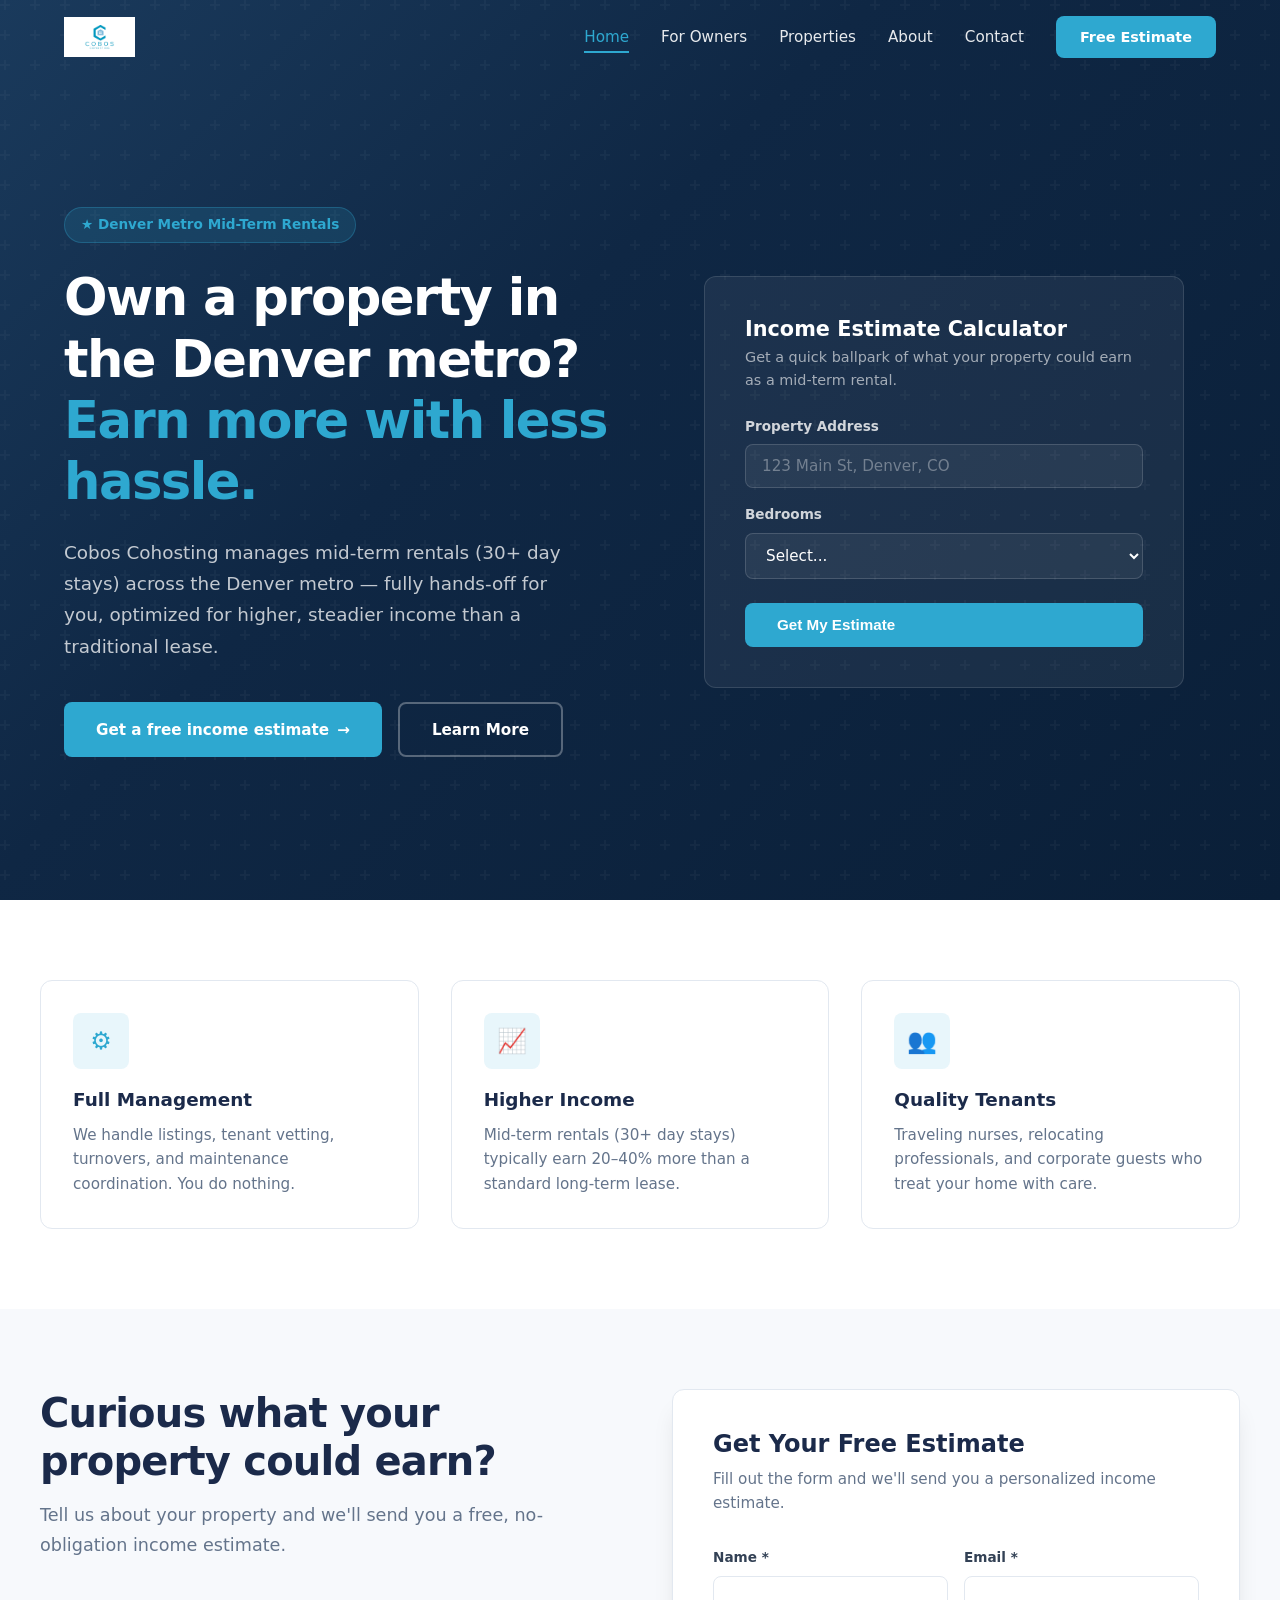
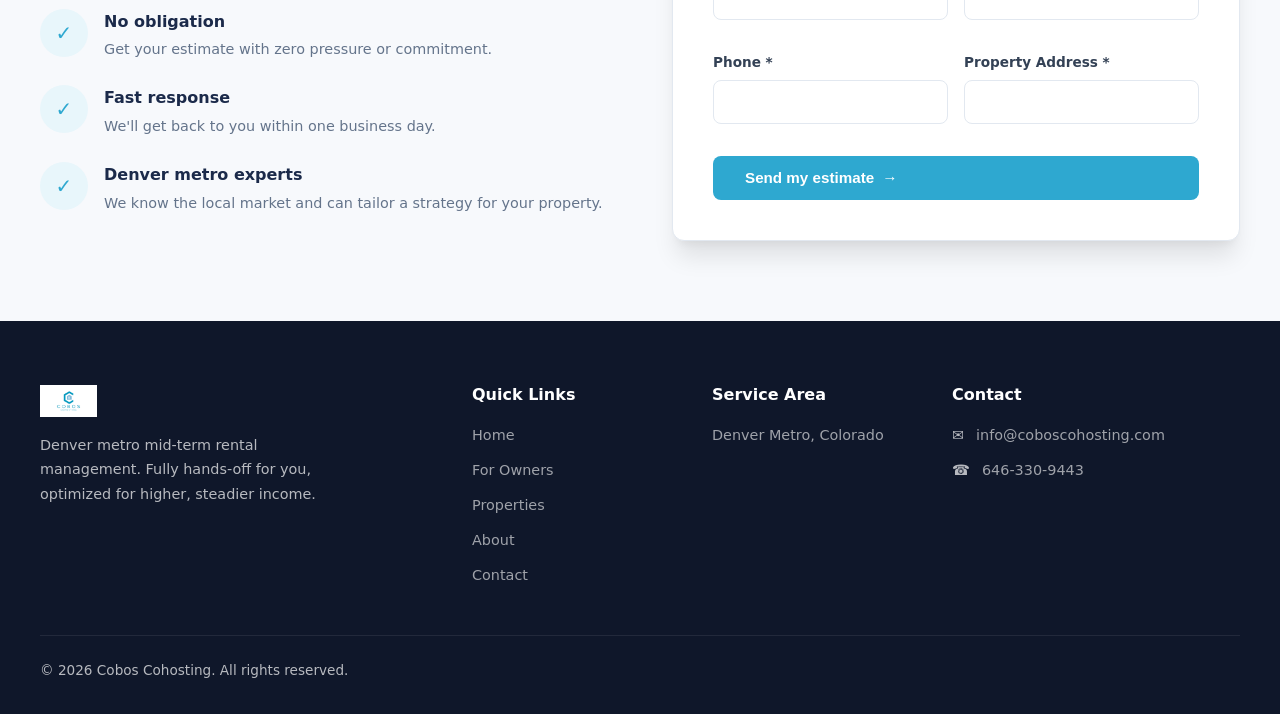
<file: index.html>
<!DOCTYPE html>
<html lang="en">
<head>
  <meta charset="UTF-8">
  <meta name="viewport" content="width=device-width, initial-scale=1.0">
  <title>Cobos Cohosting | Denver Mid-Term Rental Management</title>
  <meta name="description" content="Cobos Cohosting manages mid-term rentals (30+ day stays) across the Denver metro. Fully hands-off for you, optimized for higher, steadier income than a traditional lease.">
  <link rel="stylesheet" href="css/style.css?v=2">
</head>
<body>

<!-- NAV -->
<nav class="nav">
  <div class="nav__inner">
    <a href="index.html" class="nav__logo">
      <img src="img/logo.png" alt="Cobos Cohosting" class="nav__logo-img">
    </a>
    <div class="nav__links">
      <a href="index.html" class="nav__link active">Home</a>
      <a href="for-owners.html" class="nav__link">For Owners</a>
      <a href="properties.html" class="nav__link">Properties</a>
      <a href="about.html" class="nav__link">About</a>
      <a href="contact.html" class="nav__link">Contact</a>
      <a href="#estimate" class="nav__cta">Free Estimate</a>
    </div>
    <div class="nav__toggle" onclick="document.querySelector('.mobile-nav').classList.add('open')">
      <span></span><span></span><span></span>
    </div>
  </div>
</nav>

<!-- MOBILE NAV -->
<div class="mobile-nav">
  <button class="mobile-nav__close" onclick="this.parentElement.classList.remove('open')">&times;</button>
  <a href="index.html">Home</a>
  <a href="for-owners.html">For Owners</a>
  <a href="properties.html">Properties</a>
  <a href="about.html">About</a>
  <a href="contact.html">Contact</a>
  <a href="#estimate" class="btn btn--primary">Free Estimate</a>
</div>

<!-- HERO -->
<section class="hero">
  <div class="hero__bg"></div>
  <div class="hero__content">
    <div>
      <div class="hero__tag">&#9733; Denver Metro Mid-Term Rentals</div>
      <h1 class="hero__title">Own a property in the Denver metro? <em>Earn more with less hassle.</em></h1>
      <p class="hero__subtitle">Cobos Cohosting manages mid-term rentals (30+ day stays) across the Denver metro &mdash; fully hands-off for you, optimized for higher, steadier income than a traditional lease.</p>
      <div class="hero__buttons">
        <a href="#estimate" class="btn btn--primary btn--arrow">Get a free income estimate</a>
        <a href="for-owners.html" class="btn btn--outline">Learn More</a>
      </div>
    </div>
    <div class="hero__visual">
      <div class="calc" id="calculator">
        <h3 class="calc__title">Income Estimate Calculator</h3>
        <p class="calc__subtitle">Get a quick ballpark of what your property could earn as a mid-term rental.</p>
        <div class="calc__group">
          <label class="calc__label" for="calc-address">Property Address</label>
          <input class="calc__input" type="text" id="calc-address" placeholder="123 Main St, Denver, CO">
        </div>
        <div class="calc__group">
          <label class="calc__label" for="calc-bedrooms">Bedrooms</label>
          <select class="calc__select" id="calc-bedrooms">
            <option value="">Select...</option>
            <option value="0">Studio</option>
            <option value="1">1 Bedroom</option>
            <option value="2">2 Bedrooms</option>
            <option value="3">3 Bedrooms</option>
            <option value="4">4 Bedrooms</option>
            <option value="5">5+ Bedrooms</option>
          </select>
        </div>
        <button class="btn btn--primary calc__btn" onclick="calculateEstimate()">Get My Estimate</button>
        <div class="calc__result" id="calc-result">
          <div class="calc__result-title">Estimated Monthly Income</div>
          <div class="calc__range">
            <div class="calc__range-item">
              <span class="calc__range-label">Low</span>
              <span class="calc__range-value" id="calc-low">$0</span>
            </div>
            <div class="calc__range-item">
              <span class="calc__range-label">Mid</span>
              <span class="calc__range-value" id="calc-mid">$0</span>
            </div>
            <div class="calc__range-item">
              <span class="calc__range-label">High</span>
              <span class="calc__range-value" id="calc-high">$0</span>
            </div>
          </div>
          <p class="calc__result-note">This is a rough estimate based on Denver metro averages by bedroom count. Your actual income depends on location, property condition, amenities, and market timing. For a personalized estimate tailored to your specific property, reach out to us &mdash; no obligation.</p>
          <a href="#estimate" class="btn btn--primary calc__result-cta btn--arrow" style="width:100%;justify-content:center;margin-top:1rem">Get a personalized estimate</a>
        </div>
      </div>
    </div>
  </div>
</section>

<!-- SERVICE HIGHLIGHTS -->
<section class="section">
  <div class="section__inner">
    <div class="features">
      <div class="feature">
        <div class="feature__icon">&#9881;</div>
        <h3 class="feature__title">Full Management</h3>
        <p class="feature__text">We handle listings, tenant vetting, turnovers, and maintenance coordination. You do nothing.</p>
      </div>
      <div class="feature">
        <div class="feature__icon">&#128200;</div>
        <h3 class="feature__title">Higher Income</h3>
        <p class="feature__text">Mid-term rentals (30+ day stays) typically earn 20&ndash;40% more than a standard long-term lease.</p>
      </div>
      <div class="feature">
        <div class="feature__icon">&#128101;</div>
        <h3 class="feature__title">Quality Tenants</h3>
        <p class="feature__text">Traveling nurses, relocating professionals, and corporate guests who treat your home with care.</p>
      </div>
    </div>
  </div>
</section>

<!-- LEAD CAPTURE -->
<section class="section section--gray" id="estimate">
  <div class="section__inner">
    <div class="contact-grid">
      <div>
        <div class="section__header">
          <h2 class="section__title">Curious what your property could earn?</h2>
          <p class="section__subtitle">Tell us about your property and we'll send you a free, no-obligation income estimate.</p>
        </div>
        <div class="why-list">
          <div class="why-item">
            <div class="why-item__icon">&#10003;</div>
            <div>
              <div class="why-item__title">No obligation</div>
              <p class="why-item__text">Get your estimate with zero pressure or commitment.</p>
            </div>
          </div>
          <div class="why-item">
            <div class="why-item__icon">&#10003;</div>
            <div>
              <div class="why-item__title">Fast response</div>
              <p class="why-item__text">We'll get back to you within one business day.</p>
            </div>
          </div>
          <div class="why-item">
            <div class="why-item__icon">&#10003;</div>
            <div>
              <div class="why-item__title">Denver metro experts</div>
              <p class="why-item__text">We know the local market and can tailor a strategy for your property.</p>
            </div>
          </div>
        </div>
      </div>
      <div class="form-card">
        <h3 class="form-card__title">Get Your Free Estimate</h3>
        <p class="form-card__subtitle">Fill out the form and we'll send you a personalized income estimate.</p>
        <form class="contact-form" id="estimate-form">
          <div class="form__row">
            <div class="form__group">
              <label class="form__label" for="est-name">Name *</label>
              <input class="form__input" type="text" id="est-name" name="name" required>
            </div>
            <div class="form__group">
              <label class="form__label" for="est-email">Email *</label>
              <input class="form__input" type="email" id="est-email" name="email" required>
            </div>
          </div>
          <div class="form__row">
            <div class="form__group">
              <label class="form__label" for="est-phone">Phone *</label>
              <input class="form__input" type="tel" id="est-phone" name="phone" required>
            </div>
            <div class="form__group">
              <label class="form__label" for="est-address">Property Address *</label>
              <input class="form__input" type="text" id="est-address" name="address" required>
            </div>
          </div>
          <button type="submit" class="btn btn--primary form__submit btn--arrow">Send my estimate</button>
        </form>
        <div class="form__success">
          <h3>&#10003; Thank You!</h3>
          <p>Your estimate request has been sent. We'll get back to you within one business day.</p>
        </div>
      </div>
    </div>
  </div>
</section>

<!-- FOOTER -->
<footer class="footer">
  <div class="footer__inner">
    <div class="footer__grid">
      <div class="footer__brand">
        <div class="footer__logo">
          <img src="img/logo.png" alt="Cobos Cohosting" class="footer__logo-img">
        </div>
        <p class="footer__desc">Denver metro mid-term rental management. Fully hands-off for you, optimized for higher, steadier income.</p>
      </div>
      <div>
        <h4 class="footer__heading">Quick Links</h4>
        <div class="footer__links">
          <a href="index.html">Home</a>
          <a href="for-owners.html">For Owners</a>
          <a href="properties.html">Properties</a>
          <a href="about.html">About</a>
          <a href="contact.html">Contact</a>
        </div>
      </div>
      <div>
        <h4 class="footer__heading">Service Area</h4>
        <div class="footer__links">
          <a href="#">Denver Metro, Colorado</a>
        </div>
      </div>
      <div>
        <h4 class="footer__heading">Contact</h4>
        <div class="footer__contact-item">&#9993; <a href="mailto:info@coboscohosting.com">info@coboscohosting.com</a></div>
        <div class="footer__contact-item">&#9742; <a href="tel:6463309443">646-330-9443</a></div>
      </div>
    </div>
    <div class="footer__bottom">
      <span>&copy; 2026 Cobos Cohosting. All rights reserved.</span>
    </div>
  </div>
</footer>

<script src="js/main.js"></script>
</body>
</html>
</file>
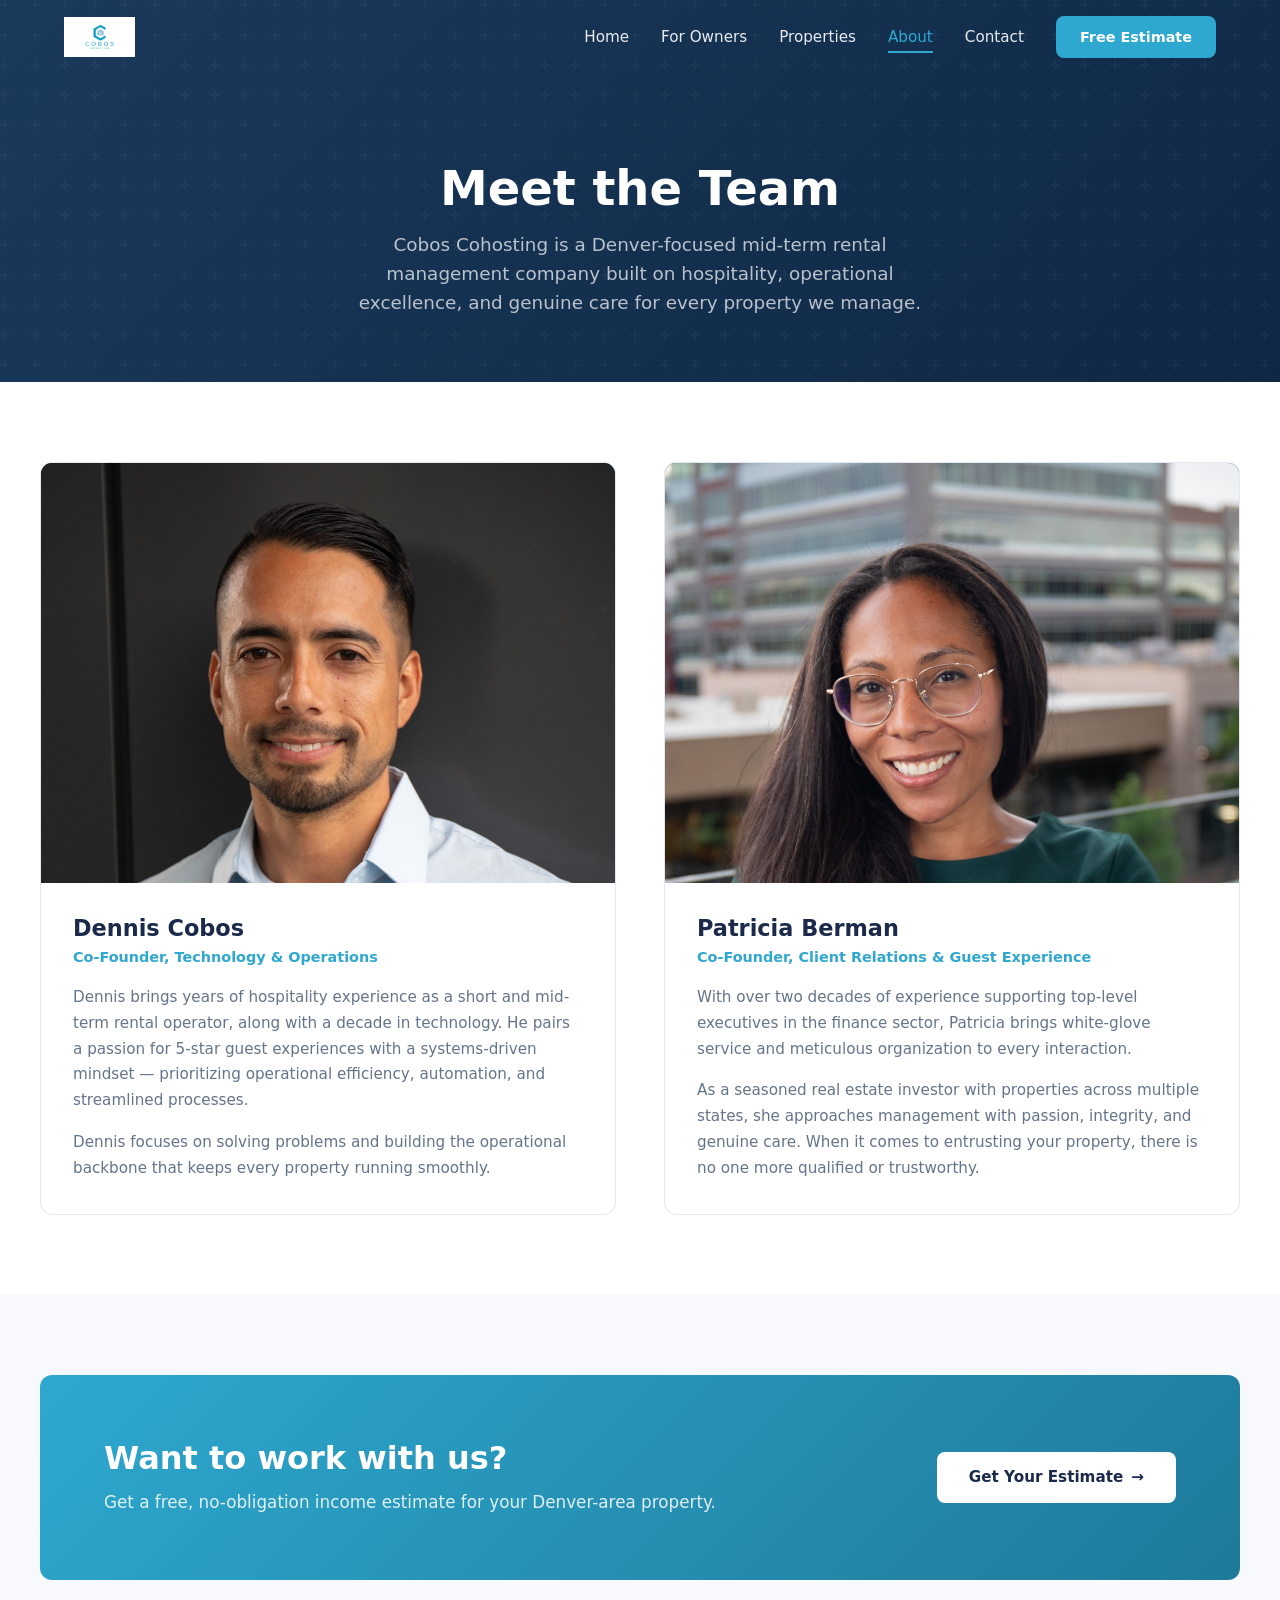
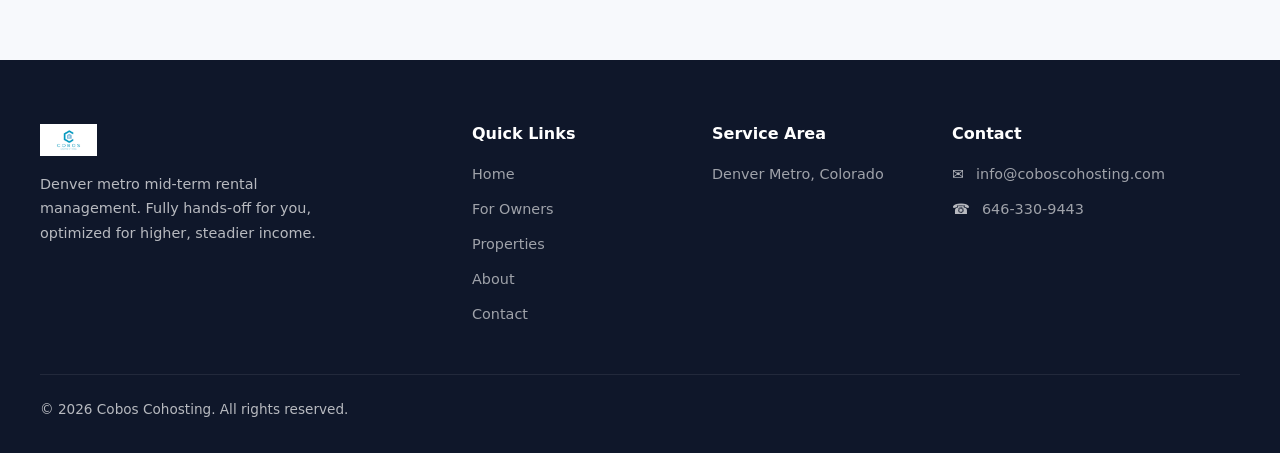
<file: about.html>
<!DOCTYPE html>
<html lang="en">
<head>
  <meta charset="UTF-8">
  <meta name="viewport" content="width=device-width, initial-scale=1.0">
  <title>About Us | Cobos Cohosting</title>
  <meta name="description" content="Meet the team behind Cobos Cohosting. A Denver-focused mid-term rental management company built on hospitality, operational excellence, and genuine care.">
  <link rel="stylesheet" href="css/style.css?v=2">
  <style>
    .team-card__img { height: 420px !important; }
    .team-card__photo { width: 100%; height: 100%; object-fit: cover; object-position: center 15%; }
  </style>
</head>
<body>

<!-- NAV -->
<nav class="nav">
  <div class="nav__inner">
    <a href="index.html" class="nav__logo">
      <img src="img/logo.png" alt="Cobos Cohosting" class="nav__logo-img">
    </a>
    <div class="nav__links">
      <a href="index.html" class="nav__link">Home</a>
      <a href="for-owners.html" class="nav__link">For Owners</a>
      <a href="properties.html" class="nav__link">Properties</a>
      <a href="about.html" class="nav__link active">About</a>
      <a href="contact.html" class="nav__link">Contact</a>
      <a href="index.html#estimate" class="nav__cta">Free Estimate</a>
    </div>
    <div class="nav__toggle" onclick="document.querySelector('.mobile-nav').classList.add('open')">
      <span></span><span></span><span></span>
    </div>
  </div>
</nav>

<!-- MOBILE NAV -->
<div class="mobile-nav">
  <button class="mobile-nav__close" onclick="this.parentElement.classList.remove('open')">&times;</button>
  <a href="index.html">Home</a>
  <a href="for-owners.html">For Owners</a>
  <a href="properties.html">Properties</a>
  <a href="about.html">About</a>
  <a href="contact.html">Contact</a>
  <a href="index.html#estimate" class="btn btn--primary">Free Estimate</a>
</div>

<!-- PAGE HERO -->
<section class="page-hero">
  <h1 class="page-hero__title">Meet the Team</h1>
  <p class="page-hero__subtitle">Cobos Cohosting is a Denver-focused mid-term rental management company built on hospitality, operational excellence, and genuine care for every property we manage.</p>
</section>

<!-- TEAM -->
<section class="section">
  <div class="section__inner">
    <div class="team-grid">
      <div class="team-card">
        <div class="team-card__img">
          <img src="img/dennis.jpg" alt="Dennis Cobos" class="team-card__photo">
        </div>
        <div class="team-card__body">
          <h3 class="team-card__name">Dennis Cobos</h3>
          <div class="team-card__role">Co-Founder, Technology &amp; Operations</div>
          <p class="team-card__text">Dennis brings years of hospitality experience as a short and mid-term rental operator, along with a decade in technology. He pairs a passion for 5-star guest experiences with a systems-driven mindset &mdash; prioritizing operational efficiency, automation, and streamlined processes.</p>
          <p class="team-card__text" style="margin-top:1rem">Dennis focuses on solving problems and building the operational backbone that keeps every property running smoothly.</p>
        </div>
      </div>
      <div class="team-card">
        <div class="team-card__img">
          <img src="img/patricia.jpg" alt="Patricia Berman" class="team-card__photo">
        </div>
        <div class="team-card__body">
          <h3 class="team-card__name">Patricia Berman</h3>
          <div class="team-card__role">Co-Founder, Client Relations &amp; Guest Experience</div>
          <p class="team-card__text">With over two decades of experience supporting top-level executives in the finance sector, Patricia brings white-glove service and meticulous organization to every interaction.</p>
          <p class="team-card__text" style="margin-top:1rem">As a seasoned real estate investor with properties across multiple states, she approaches management with passion, integrity, and genuine care. When it comes to entrusting your property, there is no one more qualified or trustworthy.</p>
        </div>
      </div>
    </div>
  </div>
</section>

<!-- CTA -->
<section class="section section--gray">
  <div class="section__inner">
    <div class="cta-banner">
      <div>
        <h2 class="cta-banner__title">Want to work with us?</h2>
        <p class="cta-banner__text">Get a free, no-obligation income estimate for your Denver-area property.</p>
      </div>
      <div class="cta-banner__buttons">
        <a href="index.html#estimate" class="btn btn--white btn--arrow">Get Your Estimate</a>
      </div>
    </div>
  </div>
</section>

<!-- FOOTER -->
<footer class="footer">
  <div class="footer__inner">
    <div class="footer__grid">
      <div class="footer__brand">
        <div class="footer__logo">
          <img src="img/logo.png" alt="Cobos Cohosting" class="footer__logo-img">
        </div>
        <p class="footer__desc">Denver metro mid-term rental management. Fully hands-off for you, optimized for higher, steadier income.</p>
      </div>
      <div>
        <h4 class="footer__heading">Quick Links</h4>
        <div class="footer__links">
          <a href="index.html">Home</a>
          <a href="for-owners.html">For Owners</a>
          <a href="properties.html">Properties</a>
          <a href="about.html">About</a>
          <a href="contact.html">Contact</a>
        </div>
      </div>
      <div>
        <h4 class="footer__heading">Service Area</h4>
        <div class="footer__links">
          <a href="#">Denver Metro, Colorado</a>
        </div>
      </div>
      <div>
        <h4 class="footer__heading">Contact</h4>
        <div class="footer__contact-item">&#9993; <a href="mailto:info@coboscohosting.com">info@coboscohosting.com</a></div>
        <div class="footer__contact-item">&#9742; <a href="tel:6463309443">646-330-9443</a></div>
      </div>
    </div>
    <div class="footer__bottom">
      <span>&copy; 2026 Cobos Cohosting. All rights reserved.</span>
    </div>
  </div>
</footer>

<script src="js/main.js"></script>
</body>
</html>
</file>
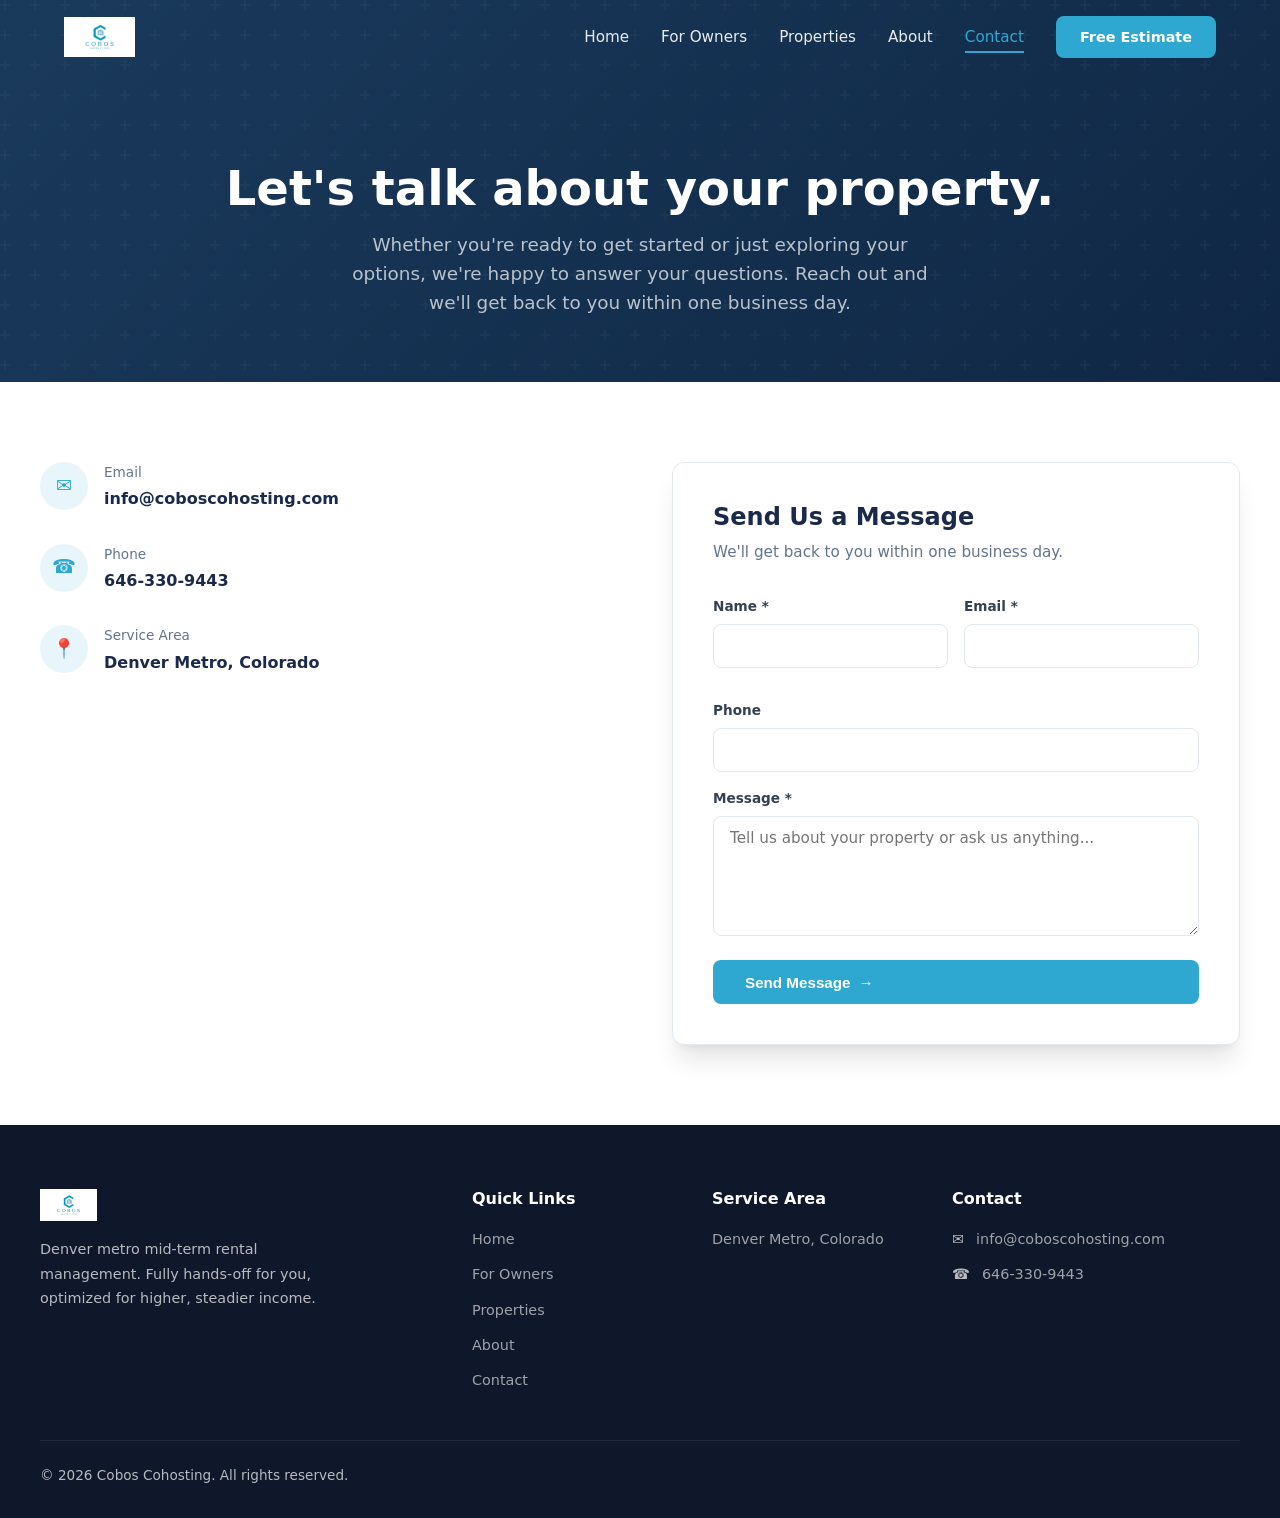
<file: contact.html>
<!DOCTYPE html>
<html lang="en">
<head>
  <meta charset="UTF-8">
  <meta name="viewport" content="width=device-width, initial-scale=1.0">
  <title>Contact | Cobos Cohosting</title>
  <meta name="description" content="Get in touch with Cobos Cohosting. Whether you're ready to get started or just exploring your options, we're happy to answer your questions about Denver mid-term rental management.">
  <link rel="stylesheet" href="css/style.css?v=2">
</head>
<body>

<!-- NAV -->
<nav class="nav">
  <div class="nav__inner">
    <a href="index.html" class="nav__logo">
      <img src="img/logo.png" alt="Cobos Cohosting" class="nav__logo-img">
    </a>
    <div class="nav__links">
      <a href="index.html" class="nav__link">Home</a>
      <a href="for-owners.html" class="nav__link">For Owners</a>
      <a href="properties.html" class="nav__link">Properties</a>
      <a href="about.html" class="nav__link">About</a>
      <a href="contact.html" class="nav__link active">Contact</a>
      <a href="index.html#estimate" class="nav__cta">Free Estimate</a>
    </div>
    <div class="nav__toggle" onclick="document.querySelector('.mobile-nav').classList.add('open')">
      <span></span><span></span><span></span>
    </div>
  </div>
</nav>

<!-- MOBILE NAV -->
<div class="mobile-nav">
  <button class="mobile-nav__close" onclick="this.parentElement.classList.remove('open')">&times;</button>
  <a href="index.html">Home</a>
  <a href="for-owners.html">For Owners</a>
  <a href="properties.html">Properties</a>
  <a href="about.html">About</a>
  <a href="contact.html">Contact</a>
  <a href="index.html#estimate" class="btn btn--primary">Free Estimate</a>
</div>

<!-- PAGE HERO -->
<section class="page-hero">
  <h1 class="page-hero__title">Let's talk about your property.</h1>
  <p class="page-hero__subtitle">Whether you're ready to get started or just exploring your options, we're happy to answer your questions. Reach out and we'll get back to you within one business day.</p>
</section>

<!-- CONTACT -->
<section class="section">
  <div class="section__inner">
    <div class="contact-grid">
      <div class="contact-info">
        <div class="contact-item">
          <div class="contact-item__icon">&#9993;</div>
          <div>
            <div class="contact-item__label">Email</div>
            <div class="contact-item__value"><a href="mailto:info@coboscohosting.com">info@coboscohosting.com</a></div>
          </div>
        </div>
        <div class="contact-item">
          <div class="contact-item__icon">&#9742;</div>
          <div>
            <div class="contact-item__label">Phone</div>
            <div class="contact-item__value"><a href="tel:6463309443">646-330-9443</a></div>
          </div>
        </div>
        <div class="contact-item">
          <div class="contact-item__icon">&#128205;</div>
          <div>
            <div class="contact-item__label">Service Area</div>
            <div class="contact-item__value">Denver Metro, Colorado</div>
          </div>
        </div>
      </div>
      <div class="form-card">
        <h3 class="form-card__title">Send Us a Message</h3>
        <p class="form-card__subtitle">We'll get back to you within one business day.</p>
        <form class="contact-form" id="contact-form">
          <div class="form__row">
            <div class="form__group">
              <label class="form__label" for="ct-name">Name *</label>
              <input class="form__input" type="text" id="ct-name" name="name" required>
            </div>
            <div class="form__group">
              <label class="form__label" for="ct-email">Email *</label>
              <input class="form__input" type="email" id="ct-email" name="email" required>
            </div>
          </div>
          <div class="form__group">
            <label class="form__label" for="ct-phone">Phone</label>
            <input class="form__input" type="tel" id="ct-phone" name="phone">
          </div>
          <div class="form__group">
            <label class="form__label" for="ct-message">Message *</label>
            <textarea class="form__textarea" id="ct-message" name="message" required placeholder="Tell us about your property or ask us anything..."></textarea>
          </div>
          <button type="submit" class="btn btn--primary form__submit btn--arrow">Send Message</button>
        </form>
        <div class="form__success">
          <h3>&#10003; Message Sent!</h3>
          <p>Thank you for reaching out. We'll get back to you within one business day.</p>
        </div>
      </div>
    </div>
  </div>
</section>

<!-- FOOTER -->
<footer class="footer">
  <div class="footer__inner">
    <div class="footer__grid">
      <div class="footer__brand">
        <div class="footer__logo">
          <img src="img/logo.png" alt="Cobos Cohosting" class="footer__logo-img">
        </div>
        <p class="footer__desc">Denver metro mid-term rental management. Fully hands-off for you, optimized for higher, steadier income.</p>
      </div>
      <div>
        <h4 class="footer__heading">Quick Links</h4>
        <div class="footer__links">
          <a href="index.html">Home</a>
          <a href="for-owners.html">For Owners</a>
          <a href="properties.html">Properties</a>
          <a href="about.html">About</a>
          <a href="contact.html">Contact</a>
        </div>
      </div>
      <div>
        <h4 class="footer__heading">Service Area</h4>
        <div class="footer__links">
          <a href="#">Denver Metro, Colorado</a>
        </div>
      </div>
      <div>
        <h4 class="footer__heading">Contact</h4>
        <div class="footer__contact-item">&#9993; <a href="mailto:info@coboscohosting.com">info@coboscohosting.com</a></div>
        <div class="footer__contact-item">&#9742; <a href="tel:6463309443">646-330-9443</a></div>
      </div>
    </div>
    <div class="footer__bottom">
      <span>&copy; 2026 Cobos Cohosting. All rights reserved.</span>
    </div>
  </div>
</footer>

<script src="js/main.js"></script>
</body>
</html>
</file>
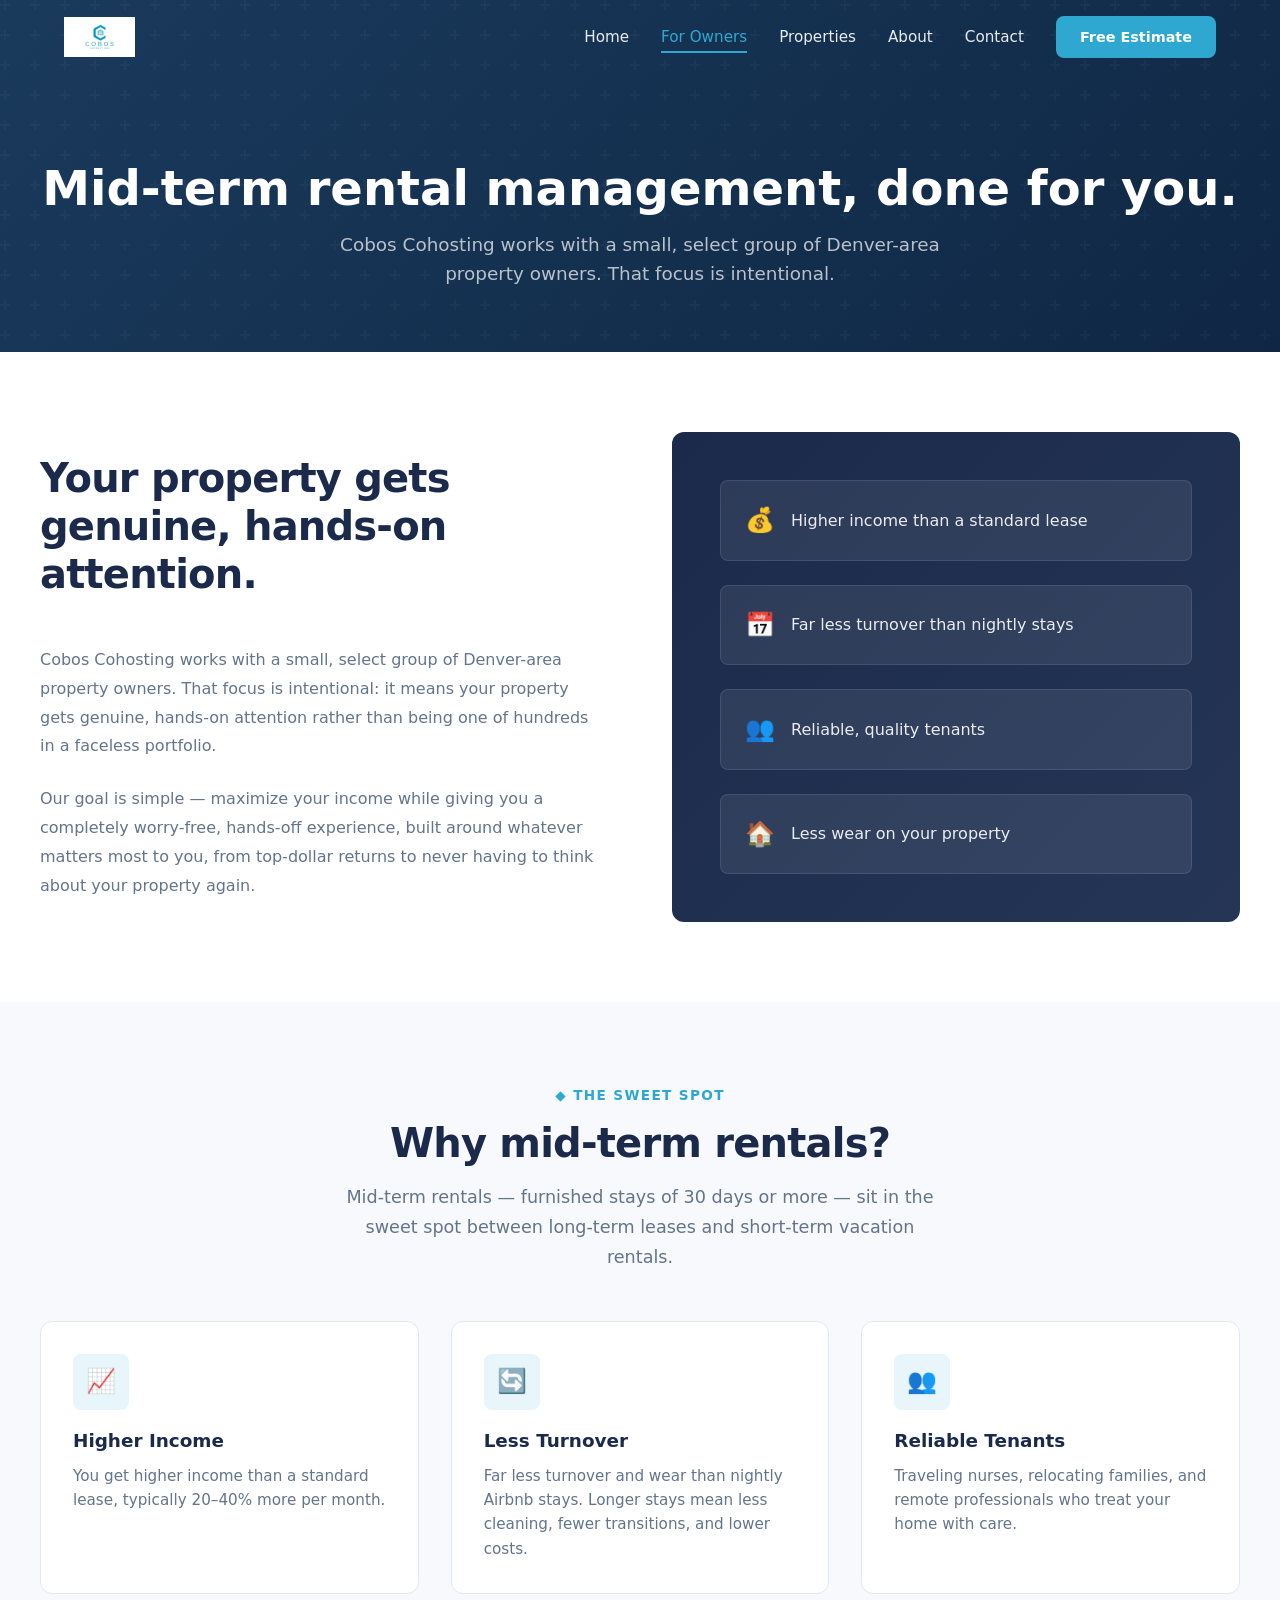
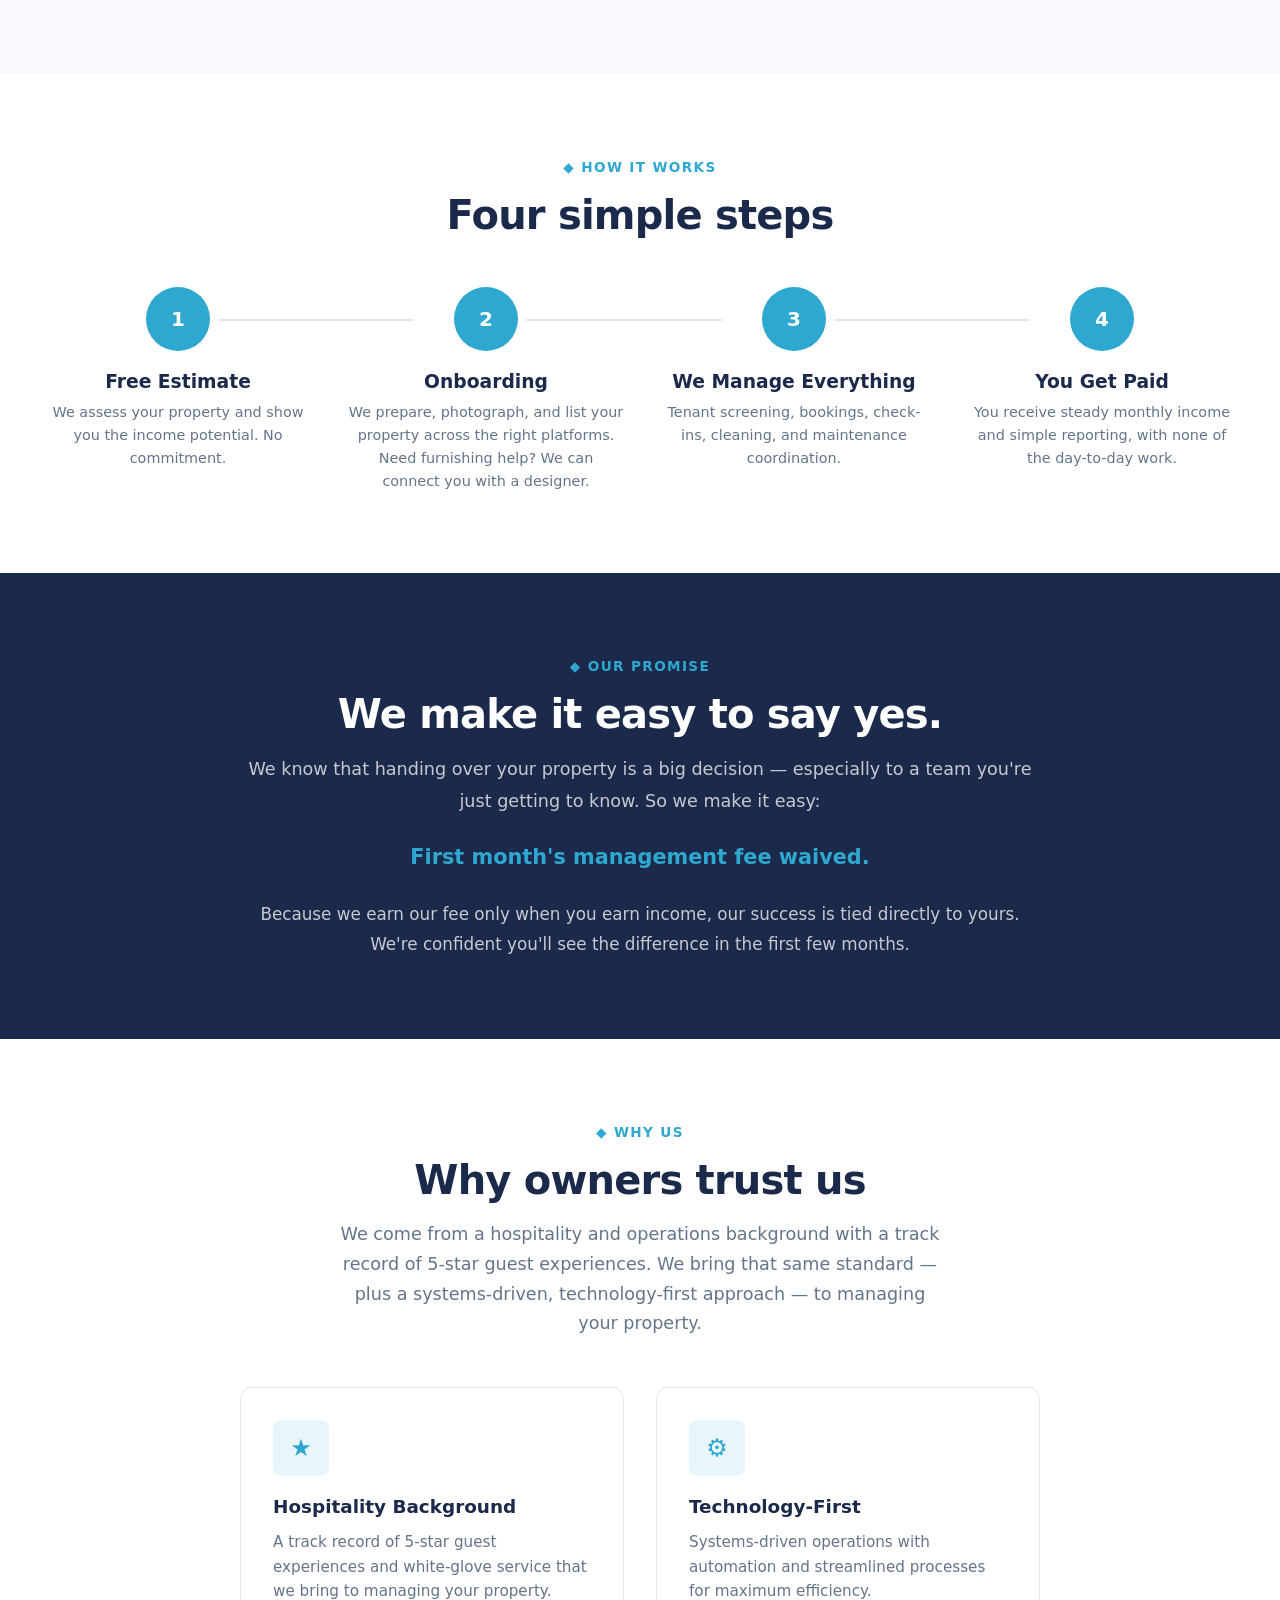
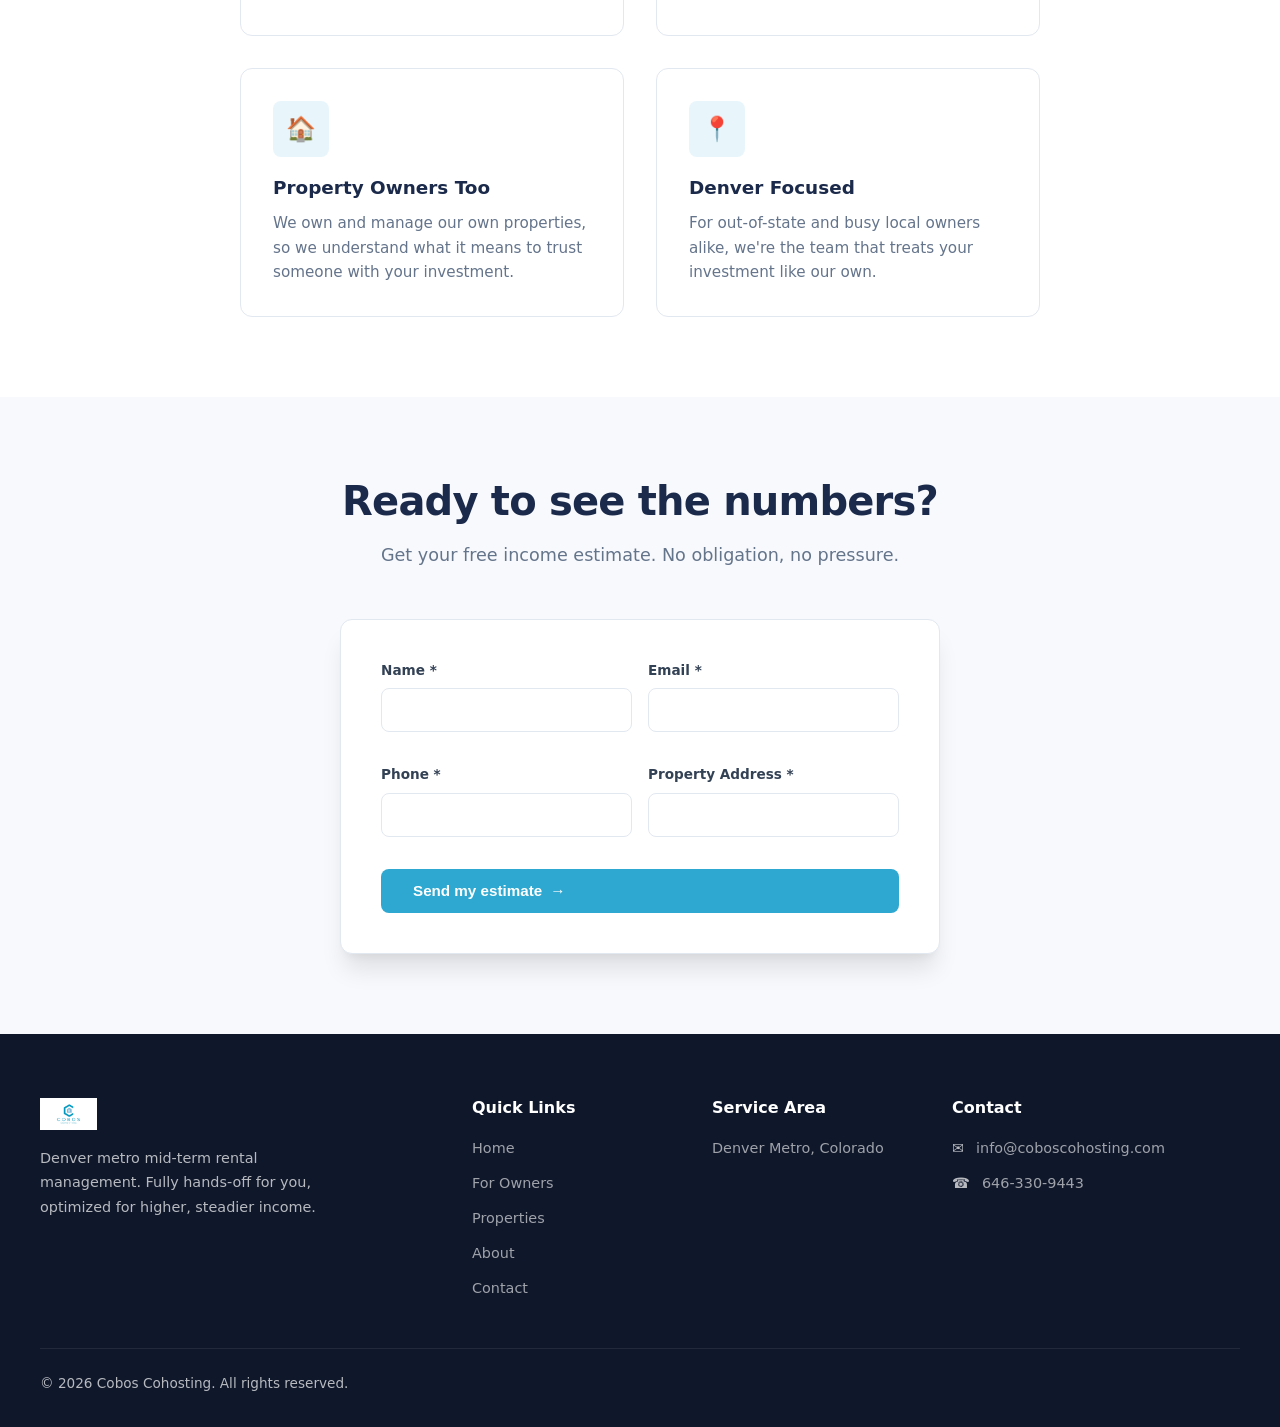
<file: for-owners.html>
<!DOCTYPE html>
<html lang="en">
<head>
  <meta charset="UTF-8">
  <meta name="viewport" content="width=device-width, initial-scale=1.0">
  <title>For Owners | Cobos Cohosting</title>
  <meta name="description" content="Mid-term rental management, done for you. Cobos Cohosting works with a select group of Denver-area property owners to maximize income with a worry-free, hands-off experience.">
  <link rel="stylesheet" href="css/style.css?v=2">
</head>
<body>

<!-- NAV -->
<nav class="nav">
  <div class="nav__inner">
    <a href="index.html" class="nav__logo">
      <img src="img/logo.png" alt="Cobos Cohosting" class="nav__logo-img">
    </a>
    <div class="nav__links">
      <a href="index.html" class="nav__link">Home</a>
      <a href="for-owners.html" class="nav__link active">For Owners</a>
      <a href="properties.html" class="nav__link">Properties</a>
      <a href="about.html" class="nav__link">About</a>
      <a href="contact.html" class="nav__link">Contact</a>
      <a href="#estimate" class="nav__cta">Free Estimate</a>
    </div>
    <div class="nav__toggle" onclick="document.querySelector('.mobile-nav').classList.add('open')">
      <span></span><span></span><span></span>
    </div>
  </div>
</nav>

<!-- MOBILE NAV -->
<div class="mobile-nav">
  <button class="mobile-nav__close" onclick="this.parentElement.classList.remove('open')">&times;</button>
  <a href="index.html">Home</a>
  <a href="for-owners.html">For Owners</a>
  <a href="properties.html">Properties</a>
  <a href="about.html">About</a>
  <a href="contact.html">Contact</a>
  <a href="#estimate" class="btn btn--primary">Free Estimate</a>
</div>

<!-- PAGE HERO -->
<section class="page-hero">
  <h1 class="page-hero__title">Mid-term rental management, done for you.</h1>
  <p class="page-hero__subtitle">Cobos Cohosting works with a small, select group of Denver-area property owners. That focus is intentional.</p>
</section>

<!-- INTRO -->
<section class="section">
  <div class="section__inner">
    <div class="why-grid">
      <div>
        <div class="section__header">
          <h2 class="section__title">Your property gets genuine, hands-on attention.</h2>
        </div>
        <p style="color:var(--text-light);line-height:1.8;margin-bottom:1.5rem">Cobos Cohosting works with a small, select group of Denver-area property owners. That focus is intentional: it means your property gets genuine, hands-on attention rather than being one of hundreds in a faceless portfolio.</p>
        <p style="color:var(--text-light);line-height:1.8">Our goal is simple &mdash; maximize your income while giving you a completely worry-free, hands-off experience, built around whatever matters most to you, from top-dollar returns to never having to think about your property again.</p>
      </div>
      <div class="why-visual">
        <div class="why-visual__item">
          <div class="why-visual__icon">&#128176;</div>
          <div class="why-visual__text">Higher income than a standard lease</div>
        </div>
        <div class="why-visual__item">
          <div class="why-visual__icon">&#128197;</div>
          <div class="why-visual__text">Far less turnover than nightly stays</div>
        </div>
        <div class="why-visual__item">
          <div class="why-visual__icon">&#128101;</div>
          <div class="why-visual__text">Reliable, quality tenants</div>
        </div>
        <div class="why-visual__item">
          <div class="why-visual__icon">&#127968;</div>
          <div class="why-visual__text">Less wear on your property</div>
        </div>
      </div>
    </div>
  </div>
</section>

<!-- WHY MID-TERM -->
<section class="section section--gray">
  <div class="section__inner">
    <div class="section__header section__header--center">
      <div class="section__tag">&#9670; The Sweet Spot</div>
      <h2 class="section__title">Why mid-term rentals?</h2>
      <p class="section__subtitle">Mid-term rentals &mdash; furnished stays of 30 days or more &mdash; sit in the sweet spot between long-term leases and short-term vacation rentals.</p>
    </div>
    <div class="features">
      <div class="feature">
        <div class="feature__icon">&#128200;</div>
        <h3 class="feature__title">Higher Income</h3>
        <p class="feature__text">You get higher income than a standard lease, typically 20&ndash;40% more per month.</p>
      </div>
      <div class="feature">
        <div class="feature__icon">&#128260;</div>
        <h3 class="feature__title">Less Turnover</h3>
        <p class="feature__text">Far less turnover and wear than nightly Airbnb stays. Longer stays mean less cleaning, fewer transitions, and lower costs.</p>
      </div>
      <div class="feature">
        <div class="feature__icon">&#128101;</div>
        <h3 class="feature__title">Reliable Tenants</h3>
        <p class="feature__text">Traveling nurses, relocating families, and remote professionals who treat your home with care.</p>
      </div>
    </div>
  </div>
</section>

<!-- HOW IT WORKS -->
<section class="section">
  <div class="section__inner">
    <div class="section__header section__header--center">
      <div class="section__tag">&#9670; How It Works</div>
      <h2 class="section__title">Four simple steps</h2>
    </div>
    <div class="process-grid">
      <div class="process-step">
        <div class="process-step__number">1</div>
        <h3 class="process-step__title">Free Estimate</h3>
        <p class="process-step__text">We assess your property and show you the income potential. No commitment.</p>
      </div>
      <div class="process-step">
        <div class="process-step__number">2</div>
        <h3 class="process-step__title">Onboarding</h3>
        <p class="process-step__text">We prepare, photograph, and list your property across the right platforms. Need furnishing help? We can connect you with a designer.</p>
      </div>
      <div class="process-step">
        <div class="process-step__number">3</div>
        <h3 class="process-step__title">We Manage Everything</h3>
        <p class="process-step__text">Tenant screening, bookings, check-ins, cleaning, and maintenance coordination.</p>
      </div>
      <div class="process-step">
        <div class="process-step__number">4</div>
        <h3 class="process-step__title">You Get Paid</h3>
        <p class="process-step__text">You receive steady monthly income and simple reporting, with none of the day-to-day work.</p>
      </div>
    </div>
  </div>
</section>

<!-- OUR PROMISE -->
<section class="section section--navy">
  <div class="section__inner" style="max-width:800px;text-align:center">
    <div class="section__tag" style="color:var(--blue);justify-content:center">&#9670; Our Promise</div>
    <h2 class="section__title" style="color:var(--white)">We make it easy to say yes.</h2>
    <p style="color:rgba(255,255,255,.75);font-size:1.1rem;line-height:1.8;margin-bottom:1.5rem">We know that handing over your property is a big decision &mdash; especially to a team you're just getting to know. So we make it easy:</p>
    <p style="color:var(--blue);font-size:1.3rem;font-weight:700;margin-bottom:1.5rem">First month's management fee waived.</p>
    <p style="color:rgba(255,255,255,.75);font-size:1.05rem;line-height:1.8">Because we earn our fee only when you earn income, our success is tied directly to yours. We're confident you'll see the difference in the first few months.</p>
  </div>
</section>

<!-- WHY OWNERS TRUST US -->
<section class="section">
  <div class="section__inner">
    <div class="section__header section__header--center">
      <div class="section__tag">&#9670; Why Us</div>
      <h2 class="section__title">Why owners trust us</h2>
      <p class="section__subtitle">We come from a hospitality and operations background with a track record of 5-star guest experiences. We bring that same standard &mdash; plus a systems-driven, technology-first approach &mdash; to managing your property.</p>
    </div>
    <div class="features" style="grid-template-columns:repeat(2,1fr);max-width:800px;margin:0 auto">
      <div class="feature">
        <div class="feature__icon">&#9733;</div>
        <h3 class="feature__title">Hospitality Background</h3>
        <p class="feature__text">A track record of 5-star guest experiences and white-glove service that we bring to managing your property.</p>
      </div>
      <div class="feature">
        <div class="feature__icon">&#9881;</div>
        <h3 class="feature__title">Technology-First</h3>
        <p class="feature__text">Systems-driven operations with automation and streamlined processes for maximum efficiency.</p>
      </div>
      <div class="feature">
        <div class="feature__icon">&#127968;</div>
        <h3 class="feature__title">Property Owners Too</h3>
        <p class="feature__text">We own and manage our own properties, so we understand what it means to trust someone with your investment.</p>
      </div>
      <div class="feature">
        <div class="feature__icon">&#128205;</div>
        <h3 class="feature__title">Denver Focused</h3>
        <p class="feature__text">For out-of-state and busy local owners alike, we're the team that treats your investment like our own.</p>
      </div>
    </div>
  </div>
</section>

<!-- CTA + LEAD FORM -->
<section class="section section--gray" id="estimate">
  <div class="section__inner">
    <div class="section__header section__header--center">
      <h2 class="section__title">Ready to see the numbers?</h2>
      <p class="section__subtitle">Get your free income estimate. No obligation, no pressure.</p>
    </div>
    <div style="max-width:600px;margin:0 auto">
      <div class="form-card">
        <form class="contact-form" id="owners-form">
          <div class="form__row">
            <div class="form__group">
              <label class="form__label" for="own-name">Name *</label>
              <input class="form__input" type="text" id="own-name" name="name" required>
            </div>
            <div class="form__group">
              <label class="form__label" for="own-email">Email *</label>
              <input class="form__input" type="email" id="own-email" name="email" required>
            </div>
          </div>
          <div class="form__row">
            <div class="form__group">
              <label class="form__label" for="own-phone">Phone *</label>
              <input class="form__input" type="tel" id="own-phone" name="phone" required>
            </div>
            <div class="form__group">
              <label class="form__label" for="own-address">Property Address *</label>
              <input class="form__input" type="text" id="own-address" name="address" required>
            </div>
          </div>
          <button type="submit" class="btn btn--primary form__submit btn--arrow">Send my estimate</button>
        </form>
        <div class="form__success">
          <h3>&#10003; Thank You!</h3>
          <p>Your estimate request has been sent. We'll get back to you within one business day.</p>
        </div>
      </div>
    </div>
  </div>
</section>

<!-- FOOTER -->
<footer class="footer">
  <div class="footer__inner">
    <div class="footer__grid">
      <div class="footer__brand">
        <div class="footer__logo">
          <img src="img/logo.png" alt="Cobos Cohosting" class="footer__logo-img">
        </div>
        <p class="footer__desc">Denver metro mid-term rental management. Fully hands-off for you, optimized for higher, steadier income.</p>
      </div>
      <div>
        <h4 class="footer__heading">Quick Links</h4>
        <div class="footer__links">
          <a href="index.html">Home</a>
          <a href="for-owners.html">For Owners</a>
          <a href="properties.html">Properties</a>
          <a href="about.html">About</a>
          <a href="contact.html">Contact</a>
        </div>
      </div>
      <div>
        <h4 class="footer__heading">Service Area</h4>
        <div class="footer__links">
          <a href="#">Denver Metro, Colorado</a>
        </div>
      </div>
      <div>
        <h4 class="footer__heading">Contact</h4>
        <div class="footer__contact-item">&#9993; <a href="mailto:info@coboscohosting.com">info@coboscohosting.com</a></div>
        <div class="footer__contact-item">&#9742; <a href="tel:6463309443">646-330-9443</a></div>
      </div>
    </div>
    <div class="footer__bottom">
      <span>&copy; 2026 Cobos Cohosting. All rights reserved.</span>
    </div>
  </div>
</footer>

<script src="js/main.js"></script>
</body>
</html>
</file>
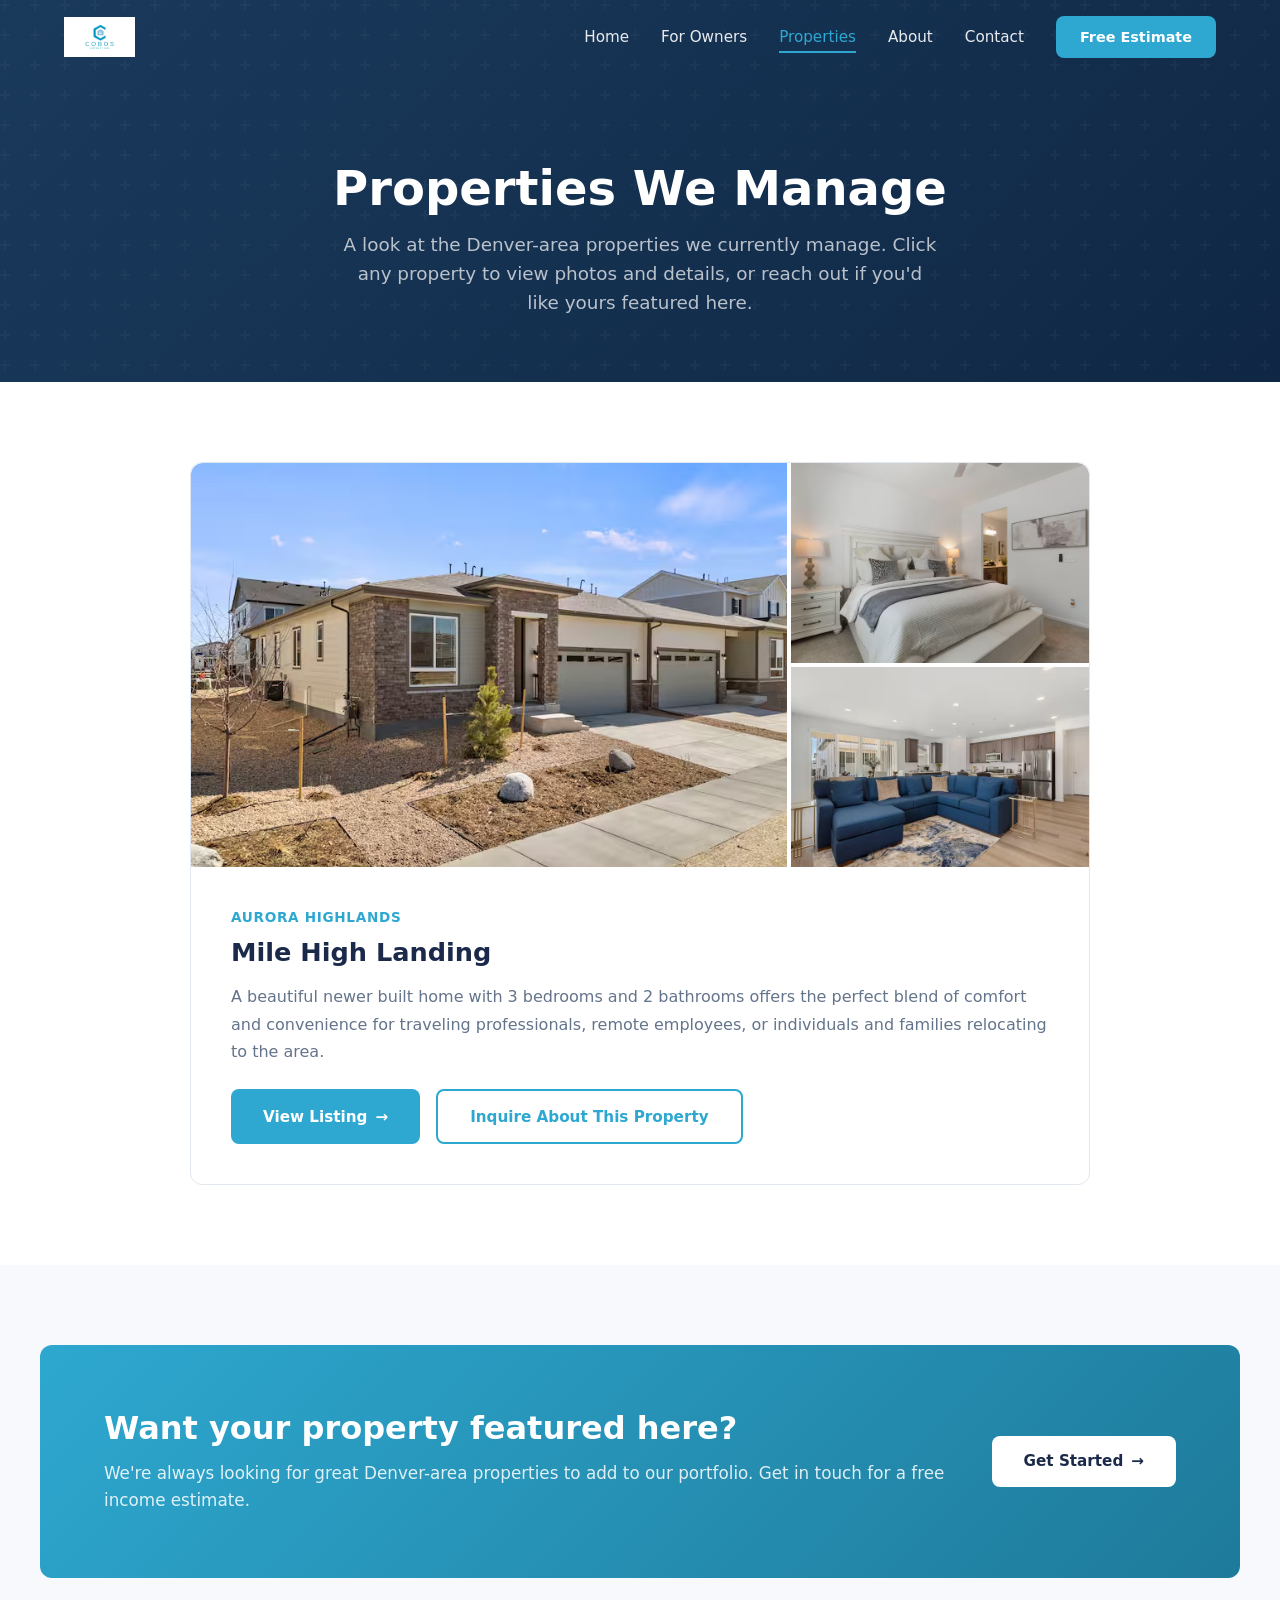
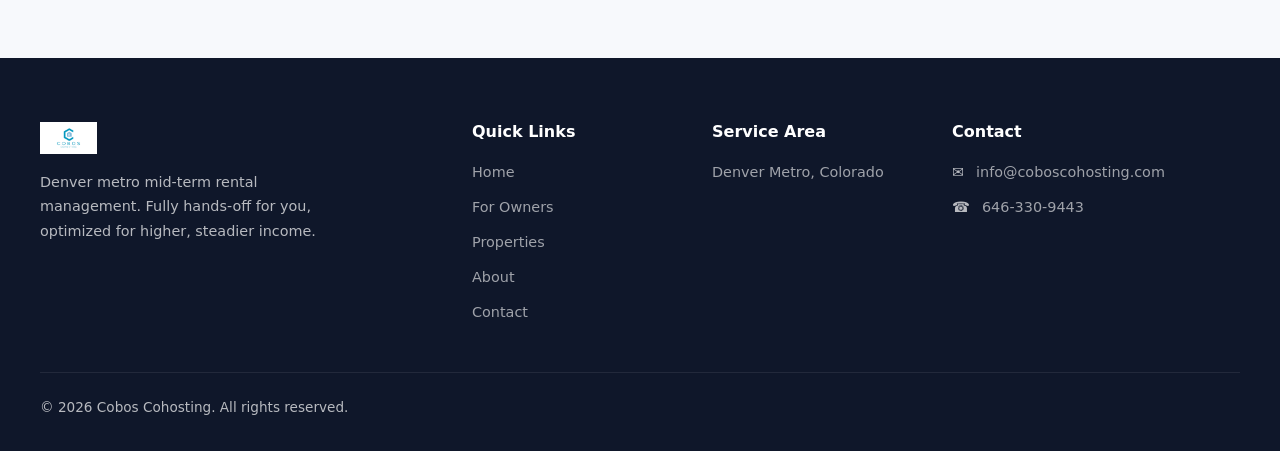
<file: properties.html>
<!DOCTYPE html>
<html lang="en">
<head>
  <meta charset="UTF-8">
  <meta name="viewport" content="width=device-width, initial-scale=1.0">
  <title>Properties We Manage | Cobos Cohosting</title>
  <meta name="description" content="A look at the Denver-area properties Cobos Cohosting currently manages. View photos and details, or reach out if you'd like yours featured here.">
  <link rel="stylesheet" href="css/style.css?v=2">
</head>
<body>

<!-- NAV -->
<nav class="nav">
  <div class="nav__inner">
    <a href="index.html" class="nav__logo">
      <img src="img/logo.png" alt="Cobos Cohosting" class="nav__logo-img">
    </a>
    <div class="nav__links">
      <a href="index.html" class="nav__link">Home</a>
      <a href="for-owners.html" class="nav__link">For Owners</a>
      <a href="properties.html" class="nav__link active">Properties</a>
      <a href="about.html" class="nav__link">About</a>
      <a href="contact.html" class="nav__link">Contact</a>
      <a href="index.html#estimate" class="nav__cta">Free Estimate</a>
    </div>
    <div class="nav__toggle" onclick="document.querySelector('.mobile-nav').classList.add('open')">
      <span></span><span></span><span></span>
    </div>
  </div>
</nav>

<!-- MOBILE NAV -->
<div class="mobile-nav">
  <button class="mobile-nav__close" onclick="this.parentElement.classList.remove('open')">&times;</button>
  <a href="index.html">Home</a>
  <a href="for-owners.html">For Owners</a>
  <a href="properties.html">Properties</a>
  <a href="about.html">About</a>
  <a href="contact.html">Contact</a>
  <a href="index.html#estimate" class="btn btn--primary">Free Estimate</a>
</div>

<!-- PAGE HERO -->
<section class="page-hero">
  <h1 class="page-hero__title">Properties We Manage</h1>
  <p class="page-hero__subtitle">A look at the Denver-area properties we currently manage. Click any property to view photos and details, or reach out if you'd like yours featured here.</p>
</section>

<!-- PROPERTIES -->
<section class="section">
  <div class="section__inner">

    <!-- Property 1: Mile High Landing -->
    <div class="property-card">
      <div class="property-card__gallery">
        <img src="img/property1.jpg" alt="Mile High Landing - Exterior" class="property-card__img">
        <img src="img/property2.jpg" alt="Mile High Landing - Master Bedroom" class="property-card__img">
        <img src="img/property4.jpg" alt="Mile High Landing - Living Room" class="property-card__img">
      </div>
      <div class="property-card__body">
        <div class="property-card__neighborhood">Aurora Highlands</div>
        <h2 class="property-card__name">Mile High Landing</h2>
        <p class="property-card__desc">A beautiful newer built home with 3 bedrooms and 2 bathrooms offers the perfect blend of comfort and convenience for traveling professionals, remote employees, or individuals and families relocating to the area.</p>
        <div class="property-card__actions">
          <a href="https://www.airbnb.com/rooms/1371326360503139481?guests=1&adults=1&s=67&unique_share_id=d6fba443-95b5-4a66-834e-a8b8c983eba0" target="_blank" rel="noopener" class="btn btn--primary btn--arrow">View Listing</a>
          <a href="contact.html" class="btn btn--outline-dark">Inquire About This Property</a>
        </div>
      </div>
    </div>

  </div>
</section>

<!-- CTA -->
<section class="section section--gray">
  <div class="section__inner">
    <div class="cta-banner">
      <div>
        <h2 class="cta-banner__title">Want your property featured here?</h2>
        <p class="cta-banner__text">We're always looking for great Denver-area properties to add to our portfolio. Get in touch for a free income estimate.</p>
      </div>
      <div class="cta-banner__buttons">
        <a href="index.html#estimate" class="btn btn--white btn--arrow">Get Started</a>
      </div>
    </div>
  </div>
</section>

<!-- FOOTER -->
<footer class="footer">
  <div class="footer__inner">
    <div class="footer__grid">
      <div class="footer__brand">
        <div class="footer__logo">
          <img src="img/logo.png" alt="Cobos Cohosting" class="footer__logo-img">
        </div>
        <p class="footer__desc">Denver metro mid-term rental management. Fully hands-off for you, optimized for higher, steadier income.</p>
      </div>
      <div>
        <h4 class="footer__heading">Quick Links</h4>
        <div class="footer__links">
          <a href="index.html">Home</a>
          <a href="for-owners.html">For Owners</a>
          <a href="properties.html">Properties</a>
          <a href="about.html">About</a>
          <a href="contact.html">Contact</a>
        </div>
      </div>
      <div>
        <h4 class="footer__heading">Service Area</h4>
        <div class="footer__links">
          <a href="#">Denver Metro, Colorado</a>
        </div>
      </div>
      <div>
        <h4 class="footer__heading">Contact</h4>
        <div class="footer__contact-item">&#9993; <a href="mailto:info@coboscohosting.com">info@coboscohosting.com</a></div>
        <div class="footer__contact-item">&#9742; <a href="tel:6463309443">646-330-9443</a></div>
      </div>
    </div>
    <div class="footer__bottom">
      <span>&copy; 2026 Cobos Cohosting. All rights reserved.</span>
    </div>
  </div>
</footer>

<script src="js/main.js"></script>
</body>
</html>
</file>
<file: css/style.css>
*,*::before,*::after{box-sizing:border-box;margin:0;padding:0}

:root{
  --blue:#2EA8D0;
  --blue-dark:#1E7A9A;
  --blue-light:#E8F6FB;
  --navy:#1B2A4A;
  --navy-light:#243556;
  --white:#FFFFFF;
  --off-white:#F7F9FC;
  --gray-50:#F8FAFC;
  --gray-100:#F1F5F9;
  --gray-200:#E2E8F0;
  --gray-300:#CBD5E1;
  --gray-400:#94A3B8;
  --gray-500:#64748B;
  --gray-600:#475569;
  --gray-700:#334155;
  --gray-800:#1E293B;
  --gray-900:#0F172A;
  --text:#334155;
  --text-light:#64748B;
  --shadow-sm:0 1px 2px rgba(0,0,0,.05);
  --shadow:0 4px 6px -1px rgba(0,0,0,.07),0 2px 4px -2px rgba(0,0,0,.05);
  --shadow-md:0 10px 15px -3px rgba(0,0,0,.08),0 4px 6px -4px rgba(0,0,0,.05);
  --shadow-lg:0 20px 25px -5px rgba(0,0,0,.1),0 8px 10px -6px rgba(0,0,0,.06);
  --radius:8px;
  --radius-lg:12px;
  --transition:all .3s ease;
}

html{scroll-behavior:smooth;font-size:16px}
body{font-family:'Segoe UI',system-ui,-apple-system,sans-serif;color:var(--text);line-height:1.6;overflow-x:hidden;background:var(--white)}
img{max-width:100%;height:auto;display:block}
a{text-decoration:none;color:inherit;transition:var(--transition)}
ul{list-style:none}
h1,h2,h3,h4,h5,h6{line-height:1.2;color:var(--navy);font-weight:700}

/* ── NAV ── */
.nav{position:fixed;top:0;left:0;width:100%;z-index:1000;transition:var(--transition);padding:1rem 0}
.nav.scrolled{background:var(--white);box-shadow:var(--shadow);padding:.5rem 0}
.nav.scrolled .nav__logo-text{color:var(--navy)}
.nav.scrolled .nav__link{color:var(--gray-700)}
.nav.scrolled .nav__link:hover,.nav.scrolled .nav__link.active{color:var(--blue)}
.nav__inner{max-width:1200px;margin:0 auto;padding:0 1.5rem;display:flex;align-items:center;justify-content:space-between}
.nav__logo{display:flex;align-items:center;gap:.75rem}
.nav__logo-img{height:40px;width:auto}
.nav__logo-text{font-size:1.25rem;font-weight:700;color:var(--white);transition:var(--transition);letter-spacing:-.02em}
.nav__logo-text span{display:block;font-size:.65rem;font-weight:400;text-transform:uppercase;letter-spacing:.15em;opacity:.8}
.nav__links{display:flex;align-items:center;gap:2rem}
.nav__link{color:rgba(255,255,255,.9);font-weight:500;font-size:.95rem;position:relative;padding:.25rem 0}
.nav__link:hover,.nav__link.active{color:var(--blue)}
.nav__link::after{content:'';position:absolute;bottom:0;left:0;width:0;height:2px;background:var(--blue);transition:var(--transition)}
.nav__link:hover::after,.nav__link.active::after{width:100%}
.nav__cta{background:var(--blue);color:var(--white) !important;padding:.6rem 1.5rem;border-radius:var(--radius);font-weight:600;font-size:.9rem}
.nav__cta:hover{background:var(--blue-dark);transform:translateY(-1px)}
.nav__cta::after{display:none !important}
.nav__toggle{display:none;flex-direction:column;gap:5px;cursor:pointer;padding:.5rem}
.nav__toggle span{width:24px;height:2px;background:var(--white);transition:var(--transition);border-radius:2px}
.nav.scrolled .nav__toggle span{background:var(--navy)}

/* ── HERO ── */
.hero{position:relative;min-height:100vh;display:flex;align-items:center;overflow:hidden}
.hero__bg{position:absolute;inset:0;background:linear-gradient(135deg,#1a3a5c 0%,#0f2744 40%,#0a1f38 100%);z-index:0}
.hero__bg::after{content:'';position:absolute;inset:0;background:url("data:image/svg+xml,%3Csvg width='60' height='60' viewBox='0 0 60 60' xmlns='http://www.w3.org/2000/svg'%3E%3Cg fill='none' fill-rule='evenodd'%3E%3Cg fill='%23ffffff' fill-opacity='0.03'%3E%3Cpath d='M36 34v-4h-2v4h-4v2h4v4h2v-4h4v-2h-4zm0-30V0h-2v4h-4v2h4v4h2V6h4V4h-4zM6 34v-4H4v4H0v2h4v4h2v-4h4v-2H6zM6 4V0H4v4H0v2h4v4h2V6h4V4H6z'/%3E%3C/g%3E%3C/g%3E%3C/svg%3E")}
.hero__overlay{position:absolute;inset:0;z-index:1}
.hero__content{position:relative;z-index:2;max-width:1200px;margin:0 auto;padding:8rem 1.5rem 4rem;display:grid;grid-template-columns:1fr 1fr;gap:4rem;align-items:center}
.hero__tag{display:inline-flex;align-items:center;gap:.5rem;background:rgba(46,168,208,.15);color:var(--blue);padding:.4rem 1rem;border-radius:50px;font-size:.85rem;font-weight:600;margin-bottom:1.5rem;border:1px solid rgba(46,168,208,.3)}
.hero__title{font-size:3.2rem;color:var(--white);margin-bottom:1.5rem;letter-spacing:-.03em}
.hero__title em{font-style:normal;color:var(--blue)}
.hero__subtitle{font-size:1.15rem;color:rgba(255,255,255,.75);margin-bottom:2.5rem;line-height:1.7;max-width:520px}
.hero__buttons{display:flex;gap:1rem;flex-wrap:wrap}
.hero__visual{display:flex;justify-content:center;align-items:center}
.hero__card-group{position:relative;width:100%;max-width:420px}
.hero__stat-card{background:rgba(255,255,255,.08);backdrop-filter:blur(20px);border:1px solid rgba(255,255,255,.12);border-radius:var(--radius-lg);padding:1.5rem 2rem;margin-bottom:1.25rem;transition:var(--transition)}
.hero__stat-card:hover{transform:translateX(8px);background:rgba(255,255,255,.12)}
.hero__stat-number{font-size:2rem;font-weight:800;color:var(--blue);margin-bottom:.25rem}
.hero__stat-label{color:rgba(255,255,255,.7);font-size:.9rem}

/* ── BUTTONS ── */
.btn{display:inline-flex;align-items:center;gap:.5rem;padding:.85rem 2rem;border-radius:var(--radius);font-weight:600;font-size:.95rem;transition:var(--transition);border:none;cursor:pointer}
.btn--primary{background:var(--blue);color:var(--white)}
.btn--primary:hover{background:var(--blue-dark);transform:translateY(-2px);box-shadow:0 8px 25px rgba(46,168,208,.35)}
.btn--outline{background:transparent;color:var(--white);border:2px solid rgba(255,255,255,.3)}
.btn--outline:hover{border-color:var(--white);background:rgba(255,255,255,.1)}
.btn--outline-dark{background:transparent;color:var(--blue);border:2px solid var(--blue)}
.btn--outline-dark:hover{background:var(--blue);color:var(--white)}
.btn--white{background:var(--white);color:var(--navy)}
.btn--white:hover{background:var(--gray-100);transform:translateY(-2px)}
.btn--arrow::after{content:'\2192';transition:var(--transition)}
.btn--arrow:hover::after{transform:translateX(4px)}

/* ── SECTIONS ── */
.section{padding:5rem 1.5rem}
.section--gray{background:var(--off-white)}
.section--navy{background:var(--navy);color:var(--white)}
.section--navy h2,.section--navy h3{color:var(--white)}
.section--navy p{color:rgba(255,255,255,.75)}
.section__inner{max-width:1200px;margin:0 auto}
.section__tag{display:inline-flex;align-items:center;gap:.5rem;color:var(--blue);font-size:.85rem;font-weight:600;text-transform:uppercase;letter-spacing:.1em;margin-bottom:.75rem}
.section__title{font-size:2.5rem;margin-bottom:1rem;letter-spacing:-.02em}
.section__subtitle{font-size:1.1rem;color:var(--text-light);max-width:600px;line-height:1.7}
.section__header{margin-bottom:3rem}
.section__header--center{text-align:center}
.section__header--center .section__subtitle{margin:0 auto}

/* ── FEATURES GRID ── */
.features{display:grid;grid-template-columns:repeat(3,1fr);gap:2rem}
.feature{background:var(--white);border-radius:var(--radius-lg);padding:2rem;border:1px solid var(--gray-200);transition:var(--transition)}
.feature:hover{transform:translateY(-4px);box-shadow:var(--shadow-lg);border-color:var(--blue)}
.feature__icon{width:56px;height:56px;background:var(--blue-light);border-radius:var(--radius);display:flex;align-items:center;justify-content:center;margin-bottom:1.25rem;font-size:1.5rem;color:var(--blue)}
.feature__title{font-size:1.15rem;margin-bottom:.75rem;color:var(--navy)}
.feature__text{color:var(--text-light);font-size:.95rem;line-height:1.6}

/* ── SERVICES (detailed) ── */
.services-detail{display:flex;flex-direction:column;gap:3rem}
.service-item{display:grid;grid-template-columns:80px 1fr;gap:2rem;align-items:start;background:var(--white);border-radius:var(--radius-lg);padding:2.5rem;border:1px solid var(--gray-200);transition:var(--transition)}
.service-item:hover{box-shadow:var(--shadow-md);border-color:var(--blue)}
.service-item__number{width:64px;height:64px;background:var(--blue);color:var(--white);border-radius:50%;display:flex;align-items:center;justify-content:center;font-size:1.5rem;font-weight:800;flex-shrink:0}
.service-item__title{font-size:1.3rem;margin-bottom:.75rem}
.service-item__text{color:var(--text-light);line-height:1.7}

/* ── STATS ── */
.stats{display:grid;grid-template-columns:repeat(4,1fr);gap:2rem;padding:3rem 0}
.stat{text-align:center;padding:2rem}
.stat__number{font-size:2.75rem;font-weight:800;color:var(--blue);margin-bottom:.5rem}
.stat__label{color:rgba(255,255,255,.7);font-size:.95rem;font-weight:500}

/* ── WHY US ── */
.why-grid{display:grid;grid-template-columns:1fr 1fr;gap:4rem;align-items:center}
.why-list{display:flex;flex-direction:column;gap:1.5rem}
.why-item{display:flex;gap:1rem;align-items:start}
.why-item__icon{width:48px;height:48px;background:var(--blue-light);border-radius:50%;display:flex;align-items:center;justify-content:center;flex-shrink:0;color:var(--blue);font-size:1.25rem;font-weight:700}
.why-item__title{font-weight:600;color:var(--navy);margin-bottom:.25rem}
.why-item__text{color:var(--text-light);font-size:.9rem}
.why-visual{background:linear-gradient(135deg,var(--navy) 0%,var(--navy-light) 100%);border-radius:var(--radius-lg);padding:3rem;min-height:400px;display:flex;flex-direction:column;justify-content:center;gap:1.5rem}
.why-visual__item{background:rgba(255,255,255,.08);border:1px solid rgba(255,255,255,.1);border-radius:var(--radius);padding:1.25rem 1.5rem;display:flex;align-items:center;gap:1rem}
.why-visual__icon{color:var(--blue);font-size:1.5rem}
.why-visual__text{color:rgba(255,255,255,.9);font-weight:500}

/* ── TEAM ── */
.team-grid{display:grid;grid-template-columns:1fr 1fr;gap:3rem}
.team-card{background:var(--white);border-radius:var(--radius-lg);overflow:hidden;border:1px solid var(--gray-200);transition:var(--transition)}
.team-card:hover{box-shadow:var(--shadow-lg)}
.team-card__img{height:500px;background:linear-gradient(135deg,var(--navy),var(--blue-dark));display:flex;align-items:center;justify-content:center;overflow:hidden}
.team-card__photo{width:100%;height:100%;object-fit:cover;object-position:center top}
.team-card__avatar{width:120px;height:120px;background:rgba(255,255,255,.15);border-radius:50%;display:flex;align-items:center;justify-content:center;font-size:3rem;color:rgba(255,255,255,.8);border:3px solid rgba(255,255,255,.2)}
.team-card__body{padding:2rem}
.team-card__name{font-size:1.4rem;margin-bottom:.25rem}
.team-card__role{color:var(--blue);font-weight:600;font-size:.9rem;margin-bottom:1rem}
.team-card__text{color:var(--text-light);font-size:.95rem;line-height:1.7}

/* ── MARKETS ── */
.markets-grid{display:grid;grid-template-columns:repeat(3,1fr);gap:2rem}
.market-card{background:rgba(255,255,255,.06);border:1px solid rgba(255,255,255,.1);border-radius:var(--radius-lg);padding:2rem;text-align:center;transition:var(--transition)}
.market-card:hover{background:rgba(255,255,255,.1);transform:translateY(-4px)}
.market-card__icon{font-size:2.5rem;margin-bottom:1rem}
.market-card__name{font-size:1.2rem;font-weight:600;color:var(--white);margin-bottom:.5rem}
.market-card__state{color:var(--blue);font-weight:500;font-size:.9rem}

/* ── CTA BANNER ── */
.cta-banner{background:linear-gradient(135deg,var(--blue) 0%,var(--blue-dark) 100%);border-radius:var(--radius-lg);padding:4rem;display:flex;align-items:center;justify-content:space-between;gap:2rem}
.cta-banner__title{font-size:2rem;color:var(--white);margin-bottom:.75rem}
.cta-banner__text{color:rgba(255,255,255,.85);font-size:1.05rem}
.cta-banner__buttons{flex-shrink:0}

/* ── CONTACT / LANDING FORM ── */
.contact-grid{display:grid;grid-template-columns:1fr 1fr;gap:4rem;align-items:start}
.contact-info{display:flex;flex-direction:column;gap:2rem}
.contact-item{display:flex;gap:1rem;align-items:start}
.contact-item__icon{width:48px;height:48px;background:var(--blue-light);border-radius:50%;display:flex;align-items:center;justify-content:center;flex-shrink:0;color:var(--blue);font-size:1.2rem}
.contact-item__label{font-size:.85rem;color:var(--text-light);margin-bottom:.15rem}
.contact-item__value{font-weight:600;color:var(--navy)}
.contact-item__value a{color:var(--navy)}
.contact-item__value a:hover{color:var(--blue)}

.form-card{background:var(--white);border-radius:var(--radius-lg);padding:2.5rem;box-shadow:var(--shadow-lg);border:1px solid var(--gray-200)}
.form-card__title{font-size:1.5rem;margin-bottom:.5rem}
.form-card__subtitle{color:var(--text-light);margin-bottom:2rem;font-size:.95rem}
.form__row{display:grid;grid-template-columns:1fr 1fr;gap:1rem;margin-bottom:1rem}
.form__group{margin-bottom:1rem}
.form__label{display:block;font-size:.85rem;font-weight:600;color:var(--gray-700);margin-bottom:.4rem}
.form__input,.form__textarea,.form__select{width:100%;padding:.75rem 1rem;border:1.5px solid var(--gray-200);border-radius:var(--radius);font-size:.95rem;font-family:inherit;transition:var(--transition);background:var(--white);color:var(--text)}
.form__input:focus,.form__textarea:focus,.form__select:focus{outline:none;border-color:var(--blue);box-shadow:0 0 0 3px rgba(46,168,208,.15)}
.form__textarea{resize:vertical;min-height:120px}
.form__checkbox{display:flex;align-items:start;gap:.75rem;margin-bottom:1.5rem}
.form__checkbox input{margin-top:.3rem;accent-color:var(--blue)}
.form__checkbox label{font-size:.85rem;color:var(--text-light);line-height:1.5}
.form__submit{width:100%}
.form__success{display:none;text-align:center;padding:2rem}
.form__success.show{display:block}
.form__success h3{color:var(--navy);margin-bottom:.5rem}
.form__success p{color:var(--text-light)}

/* ── PAGE HERO (inner pages) ── */
.page-hero{background:linear-gradient(135deg,#1a3a5c 0%,#0f2744 100%);padding:10rem 1.5rem 4rem;text-align:center;position:relative;overflow:hidden}
.page-hero::after{content:'';position:absolute;inset:0;background:url("data:image/svg+xml,%3Csvg width='60' height='60' viewBox='0 0 60 60' xmlns='http://www.w3.org/2000/svg'%3E%3Cg fill='none' fill-rule='evenodd'%3E%3Cg fill='%23ffffff' fill-opacity='0.03'%3E%3Cpath d='M36 34v-4h-2v4h-4v2h4v4h2v-4h4v-2h-4zm0-30V0h-2v4h-4v2h4v4h2V6h4V4h-4zM6 34v-4H4v4H0v2h4v4h2v-4h4v-2H6zM6 4V0H4v4H0v2h4v4h2V6h4V4H6z'/%3E%3C/g%3E%3C/g%3E%3C/svg%3E")}
.page-hero__title{font-size:3rem;color:var(--white);position:relative;z-index:1;margin-bottom:.75rem}
.page-hero__subtitle{color:rgba(255,255,255,.7);font-size:1.15rem;position:relative;z-index:1;max-width:600px;margin:0 auto}

/* ── PROCESS ── */
.process-grid{display:grid;grid-template-columns:repeat(4,1fr);gap:2rem}
.process-step{text-align:center;position:relative}
.process-step:not(:last-child)::after{content:'';position:absolute;top:32px;left:calc(50% + 40px);width:calc(100% - 80px);height:2px;background:var(--gray-200)}
.process-step__number{width:64px;height:64px;background:var(--blue);color:var(--white);border-radius:50%;display:flex;align-items:center;justify-content:center;font-size:1.25rem;font-weight:800;margin:0 auto 1.25rem;position:relative;z-index:1}
.process-step__title{font-weight:600;margin-bottom:.5rem;color:var(--navy)}
.process-step__text{color:var(--text-light);font-size:.9rem;line-height:1.6}

/* ── TESTIMONIALS ── */
.testimonials-grid{display:grid;grid-template-columns:repeat(3,1fr);gap:2rem}
.testimonial{background:var(--white);border-radius:var(--radius-lg);padding:2rem;border:1px solid var(--gray-200);transition:var(--transition)}
.testimonial:hover{box-shadow:var(--shadow-md)}
.testimonial__stars{color:var(--blue);font-size:1.1rem;margin-bottom:1rem;letter-spacing:2px}
.testimonial__text{color:var(--text-light);font-size:.95rem;line-height:1.7;margin-bottom:1.25rem;font-style:italic}
.testimonial__author{font-weight:600;color:var(--navy);font-size:.95rem}
.testimonial__role{color:var(--text-light);font-size:.85rem}

/* ── FOOTER ── */
.footer{background:var(--gray-900);color:rgba(255,255,255,.7);padding:4rem 1.5rem 2rem}
.footer__inner{max-width:1200px;margin:0 auto}
.footer__grid{display:grid;grid-template-columns:2fr 1fr 1fr 1.5fr;gap:3rem;margin-bottom:3rem}
.footer__brand{display:flex;flex-direction:column;gap:1rem}
.footer__logo{display:flex;align-items:center;gap:.75rem;color:var(--white);font-size:1.2rem;font-weight:700}
.footer__logo-img{height:32px;width:auto}
.footer__desc{font-size:.9rem;line-height:1.7;max-width:300px}
.footer__heading{color:var(--white);font-weight:600;margin-bottom:1.25rem;font-size:1rem}
.footer__links{display:flex;flex-direction:column;gap:.75rem}
.footer__links a{color:rgba(255,255,255,.6);font-size:.9rem;transition:var(--transition)}
.footer__links a:hover{color:var(--blue)}
.footer__contact-item{display:flex;align-items:center;gap:.75rem;margin-bottom:.75rem;font-size:.9rem}
.footer__contact-item a{color:rgba(255,255,255,.6)}
.footer__contact-item a:hover{color:var(--blue)}
.footer__social{display:flex;gap:.75rem;margin-top:1rem}
.footer__social a{width:36px;height:36px;background:rgba(255,255,255,.08);border-radius:50%;display:flex;align-items:center;justify-content:center;color:rgba(255,255,255,.6);transition:var(--transition);font-size:.85rem}
.footer__social a:hover{background:var(--blue);color:var(--white)}
.footer__bottom{border-top:1px solid rgba(255,255,255,.08);padding-top:1.5rem;display:flex;justify-content:space-between;align-items:center;font-size:.85rem}
.footer__lang{display:flex;align-items:center;gap:.5rem;color:rgba(255,255,255,.6)}

/* ── LANDING HERO ── */
.landing-hero{background:linear-gradient(135deg,#1a3a5c 0%,#0f2744 100%);min-height:100vh;display:flex;align-items:center;position:relative;overflow:hidden}
.landing-hero::after{content:'';position:absolute;inset:0;background:url("data:image/svg+xml,%3Csvg width='60' height='60' viewBox='0 0 60 60' xmlns='http://www.w3.org/2000/svg'%3E%3Cg fill='none' fill-rule='evenodd'%3E%3Cg fill='%23ffffff' fill-opacity='0.03'%3E%3Cpath d='M36 34v-4h-2v4h-4v2h4v4h2v-4h4v-2h-4zm0-30V0h-2v4h-4v2h4v4h2V6h4V4h-4zM6 34v-4H4v4H0v2h4v4h2v-4h4v-2H6zM6 4V0H4v4H0v2h4v4h2V6h4V4H6z'/%3E%3C/g%3E%3C/g%3E%3C/svg%3E")}
.landing-hero__inner{max-width:1200px;margin:0 auto;padding:8rem 1.5rem 4rem;display:grid;grid-template-columns:1fr 1fr;gap:4rem;align-items:center;position:relative;z-index:1}
.landing-hero__title{font-size:2.8rem;color:var(--white);margin-bottom:1rem;letter-spacing:-.02em}
.landing-hero__title em{font-style:normal;color:var(--blue)}
.landing-hero__text{color:rgba(255,255,255,.75);font-size:1.1rem;line-height:1.7;margin-bottom:2rem}
.landing-hero__checks{display:flex;flex-direction:column;gap:.75rem}
.landing-hero__check{display:flex;align-items:center;gap:.75rem;color:rgba(255,255,255,.85);font-size:.95rem}
.landing-hero__check-icon{color:var(--blue);font-weight:700}

/* ── CALCULATOR ── */
.calc{background:rgba(255,255,255,.06);border:1px solid rgba(255,255,255,.12);border-radius:var(--radius-lg);padding:2.5rem;max-width:480px}
.calc__title{font-size:1.3rem;color:var(--white);margin-bottom:.25rem}
.calc__subtitle{color:rgba(255,255,255,.6);font-size:.9rem;margin-bottom:1.5rem}
.calc__group{margin-bottom:1rem}
.calc__label{display:block;font-size:.85rem;font-weight:600;color:rgba(255,255,255,.8);margin-bottom:.4rem}
.calc__input,.calc__select{width:100%;padding:.75rem 1rem;border:1.5px solid rgba(255,255,255,.15);border-radius:var(--radius);font-size:.95rem;font-family:inherit;background:rgba(255,255,255,.06);color:var(--white);transition:var(--transition)}
.calc__input::placeholder{color:rgba(255,255,255,.35)}
.calc__input:focus,.calc__select:focus{outline:none;border-color:var(--blue);box-shadow:0 0 0 3px rgba(46,168,208,.2)}
.calc__select option{background:var(--navy);color:var(--white)}
.calc__btn{width:100%;margin-top:.5rem}
.calc__result{display:none;margin-top:1.5rem;padding:1.5rem;background:rgba(46,168,208,.1);border:1px solid rgba(46,168,208,.25);border-radius:var(--radius)}
.calc__result.show{display:block}
.calc__result-title{color:var(--blue);font-weight:600;font-size:.9rem;margin-bottom:1rem;text-transform:uppercase;letter-spacing:.05em}
.calc__range{display:flex;justify-content:space-between;gap:1rem;margin-bottom:1rem}
.calc__range-item{text-align:center;flex:1}
.calc__range-label{display:block;font-size:.75rem;color:rgba(255,255,255,.5);margin-bottom:.25rem;text-transform:uppercase;letter-spacing:.05em}
.calc__range-value{font-size:1.5rem;font-weight:800;color:var(--white)}
.calc__range-item:nth-child(2) .calc__range-value{color:var(--blue);font-size:1.75rem}
.calc__result-note{font-size:.8rem;color:rgba(255,255,255,.5);line-height:1.5;margin-top:.5rem}
.calc__result-cta{margin-top:1rem}

/* ── PROPERTY CARD ── */
.property-card{background:var(--white);border-radius:var(--radius-lg);overflow:hidden;border:1px solid var(--gray-200);transition:var(--transition);max-width:900px;margin:0 auto}
.property-card:hover{box-shadow:var(--shadow-lg)}
.property-card__gallery{display:grid;grid-template-columns:2fr 1fr;grid-template-rows:200px 200px;gap:4px;overflow:hidden;border-radius:var(--radius-lg) var(--radius-lg) 0 0}
.property-card__img{width:100%;height:100%;object-fit:cover}
.property-card__img:first-child{grid-row:1/3}
.property-card__body{padding:2.5rem}
.property-card__neighborhood{color:var(--blue);font-weight:600;font-size:.85rem;text-transform:uppercase;letter-spacing:.05em;margin-bottom:.5rem}
.property-card__name{font-size:1.6rem;margin-bottom:1rem}
.property-card__desc{color:var(--text-light);line-height:1.7;margin-bottom:1.5rem}
.property-card__actions{display:flex;gap:1rem;flex-wrap:wrap}

/* ── MOBILE ── */
.mobile-nav{display:none;position:fixed;top:0;left:0;width:100%;height:100%;background:var(--navy);z-index:999;flex-direction:column;align-items:center;justify-content:center;gap:2rem}
.mobile-nav.open{display:flex}
.mobile-nav a{color:var(--white);font-size:1.25rem;font-weight:600}
.mobile-nav__close{position:absolute;top:1.5rem;right:1.5rem;background:none;border:none;color:var(--white);font-size:1.5rem;cursor:pointer}

@media(max-width:1024px){
  .hero__content{grid-template-columns:1fr;text-align:center;padding-top:7rem}
  .hero__subtitle{margin:0 auto 2.5rem}
  .hero__buttons{justify-content:center}
  .hero__visual{display:none}
  .features{grid-template-columns:repeat(2,1fr)}
  .stats{grid-template-columns:repeat(2,1fr)}
  .why-grid{grid-template-columns:1fr}
  .why-visual{order:-1}
  .team-grid{grid-template-columns:1fr}
  .contact-grid{grid-template-columns:1fr}
  .footer__grid{grid-template-columns:1fr 1fr}
  .process-grid{grid-template-columns:repeat(2,1fr)}
  .process-step:not(:last-child)::after{display:none}
  .cta-banner{flex-direction:column;text-align:center;padding:3rem 2rem}
  .landing-hero__inner{grid-template-columns:1fr}
  .markets-grid{grid-template-columns:1fr 1fr}
}

@media(max-width:768px){
  .nav__links{display:none}
  .nav__toggle{display:flex}
  .hero__title{font-size:2.2rem}
  .section__title{font-size:1.8rem}
  .page-hero__title{font-size:2rem}
  .features{grid-template-columns:1fr}
  .testimonials-grid{grid-template-columns:1fr}
  .process-grid{grid-template-columns:1fr}
  .form__row{grid-template-columns:1fr}
  .footer__grid{grid-template-columns:1fr}
  .footer__bottom{flex-direction:column;gap:1rem;text-align:center}
  .markets-grid{grid-template-columns:1fr}
  .cta-banner__title{font-size:1.5rem}
  .landing-hero__title{font-size:2rem}
  .service-item{grid-template-columns:1fr;text-align:center}
  .service-item__number{margin:0 auto}
}
</file>
